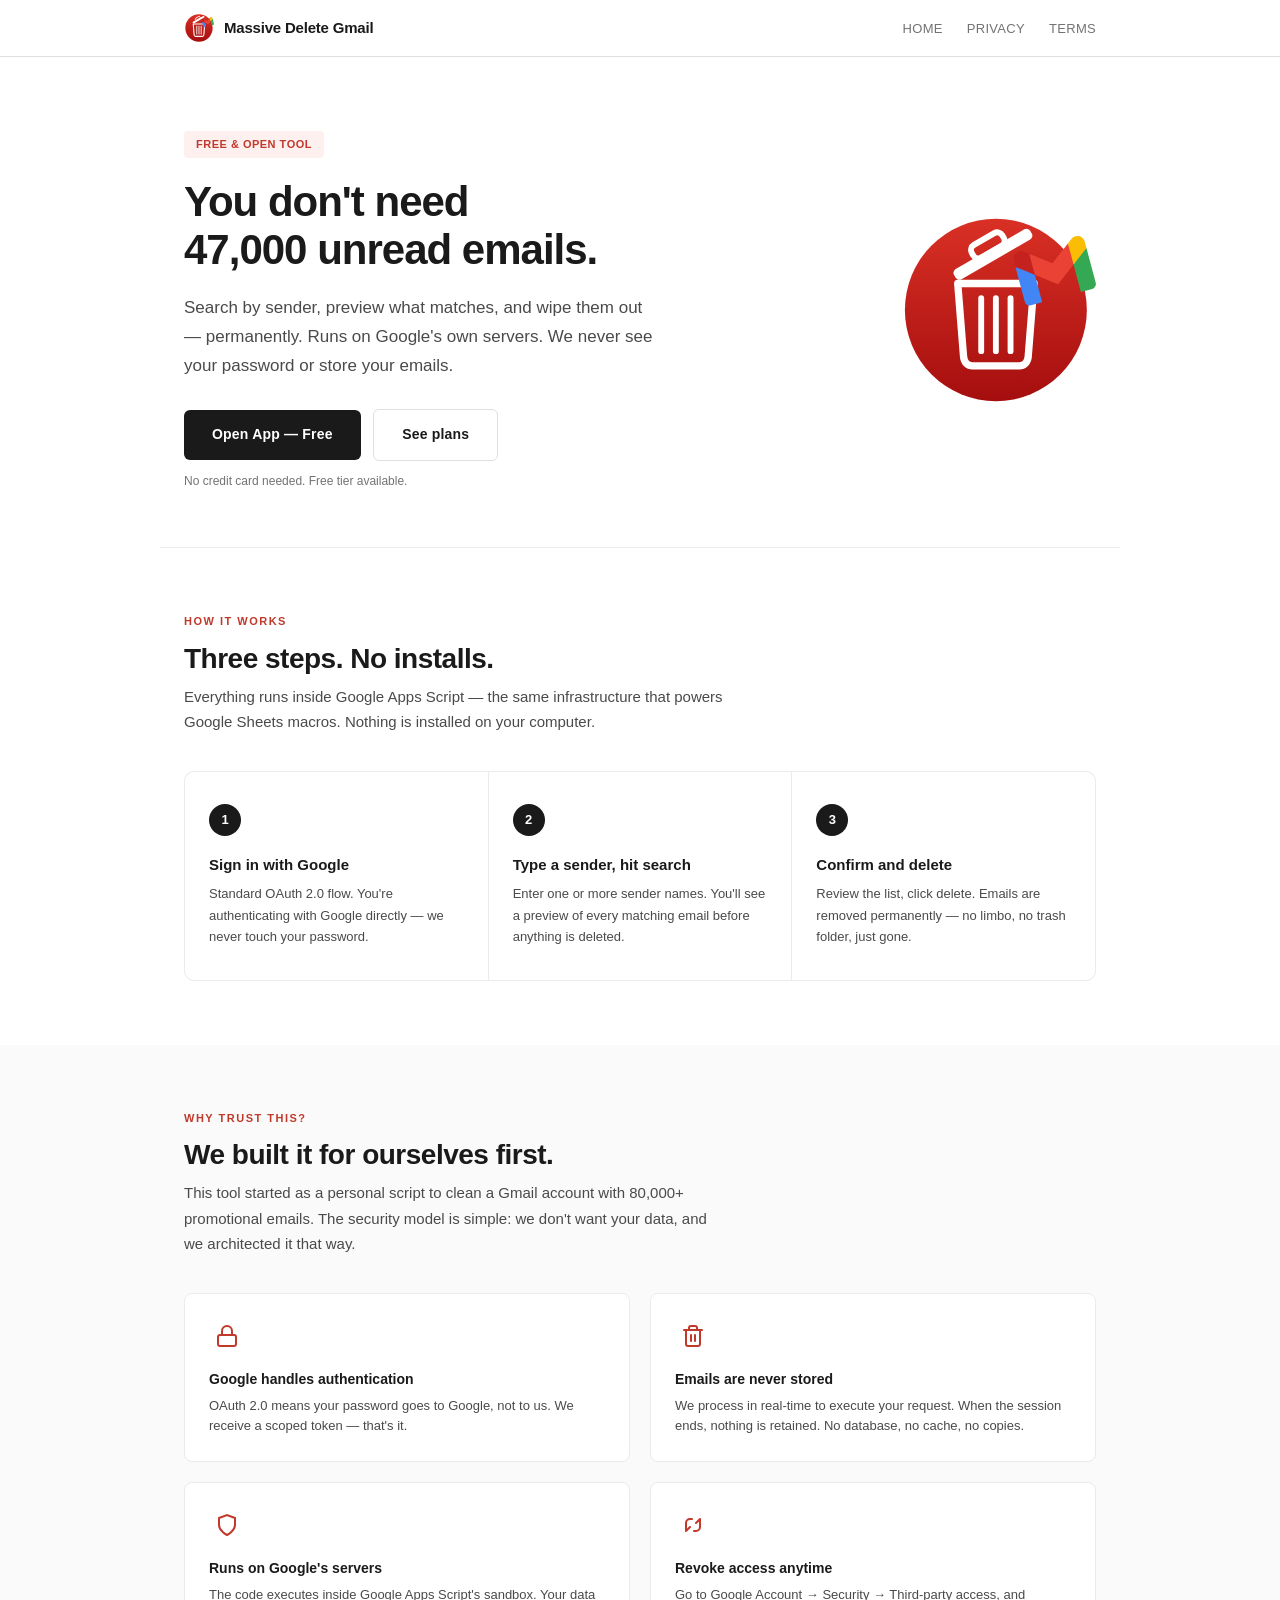
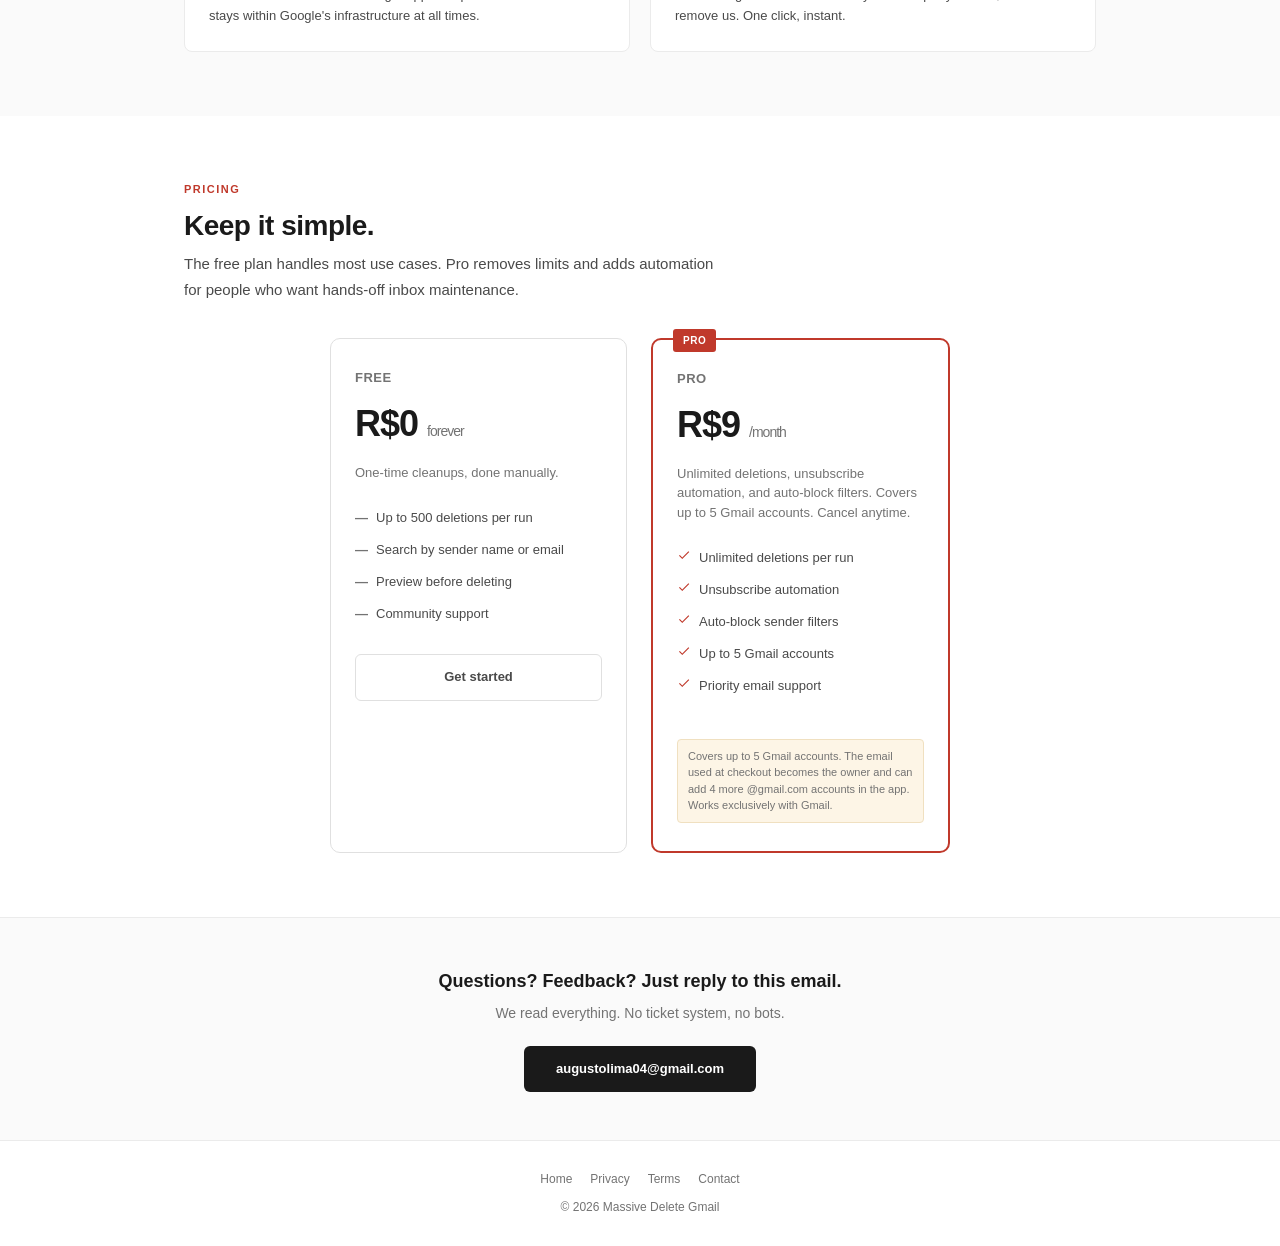
<file: index.html>
<!DOCTYPE html>
<html lang="en">
<head>
  <meta charset="UTF-8">
  <meta name="viewport" content="width=device-width, initial-scale=1.0, maximum-scale=5, viewport-fit=cover">
  <title>Massive Delete Gmail — Bulk Email Cleanup Tool</title>
  <meta name="description" content="Delete thousands of unwanted Gmail emails in seconds. Free, open tool powered by Google Apps Script. No passwords stored.">
  <meta name="robots" content="index, follow">
  <link rel="icon" href="favicon.svg" type="image/svg+xml">
  <link rel="stylesheet" href="styles.css">
  <style>
    /* Mobile fixes for inline components */
    stripe-buy-button { display: block; width: 100%; max-width: 100%; overflow: hidden; }
    @media (max-width: 600px) {
      .plan--accent stripe-buy-button { margin-top: 4px; }
    }
  </style>
  <script async src="https://pagead2.googlesyndication.com/pagead/js/adsbygoogle.js?client=ca-pub-3567117914117424"
     crossorigin="anonymous"></script>
  <script async src="https://js.stripe.com/v3/buy-button.js"></script>
</head>
<body>

<!-- Nav -->
<nav class="nav">
  <div class="nav__inner">
    <a href="index.html" class="nav__brand">
      <img src="logo_official.svg" alt="Logo" width="30" height="30">
      Massive Delete Gmail
    </a>
    <button class="nav__toggle" onclick="document.querySelector('.nav__links').classList.toggle('open')" aria-label="Menu">
      <span></span><span></span><span></span>
    </button>
    <ul class="nav__links">
      <li><a href="index.html" data-i18n="navHome">Home</a></li>
      <li><a href="privacy.html" data-i18n="navPrivacy">Privacy</a></li>
      <li><a href="terms.html" data-i18n="navTerms">Terms</a></li>
    </ul>
  </div>
</nav>

<!-- Hero -->
<section class="hero">
  <div class="hero__content">
    <span class="hero__badge" data-i18n="heroBadge">Free &amp; open tool</span>
    <h1 class="hero__title" data-i18n="heroTitle">You don't need 47,000&nbsp;unread&nbsp;emails.</h1>
    <p class="hero__desc" data-i18n="heroDesc">Search by sender, preview what matches, and wipe them out — permanently. Runs on Google's own servers. We never see your password or store your emails.</p>
    <a href="app/" class="hero__cta" data-i18n="heroCta">Open App — Free</a>
    <a href="#pricing" class="hero__cta hero__cta--alt" data-i18n="heroCtaAlt">See plans</a>
    <small class="hero__note" data-i18n="heroNote">No credit card needed. Free tier available.</small>
  </div>
  <div class="hero__visual">
    <img src="logo_official.svg" alt="Massive Delete Gmail" width="200" height="200">
  </div>
</section>

<hr class="divider">

<!-- How it works -->
<section class="sect" id="how-it-works">
  <p class="sect__label" data-i18n="howLabel">How it works</p>
  <h2 class="sect__heading" data-i18n="howHeading">Three steps. No installs.</h2>
  <p class="sect__sub" data-i18n="howSub">Everything runs inside Google Apps Script — the same infrastructure that powers Google Sheets macros. Nothing is installed on your computer.</p>

  <div class="steps">
    <div class="step">
      <div class="step__num">1</div>
      <h3 class="step__title" data-i18n="step1Title">Sign in with Google</h3>
      <p class="step__text" data-i18n="step1Text">Standard OAuth 2.0 flow. You're authenticating with Google directly — we never touch your password.</p>
    </div>
    <div class="step">
      <div class="step__num">2</div>
      <h3 class="step__title" data-i18n="step2Title">Type a sender, hit search</h3>
      <p class="step__text" data-i18n="step2Text">Enter one or more sender names. You'll see a preview of every matching email before anything is deleted.</p>
    </div>
    <div class="step">
      <div class="step__num">3</div>
      <h3 class="step__title" data-i18n="step3Title">Confirm and delete</h3>
      <p class="step__text" data-i18n="step3Text">Review the list, click delete. Emails are removed permanently — no limbo, no trash folder, just gone.</p>
    </div>
  </div>
</section>

<!-- Trust / Security -->
<div class="sect--tinted">
  <section class="sect" id="security">
    <p class="sect__label" data-i18n="trustLabel">Why trust this?</p>
    <h2 class="sect__heading" data-i18n="trustHeading">We built it for ourselves first.</h2>
    <p class="sect__sub" data-i18n="trustSub">This tool started as a personal script to clean a Gmail account with 80,000+ promotional emails. The security model is simple: we don't want your data, and we architected it that way.</p>

    <div class="trust">
      <div class="trust__item">
        <div class="trust__icon">
          <svg viewBox="0 0 24 24" fill="none" stroke="#c0392b" stroke-width="2" stroke-linecap="round"><rect x="3" y="11" width="18" height="11" rx="2"/><path d="M7 11V7a5 5 0 0110 0v4"/></svg>
        </div>
        <h3 class="trust__title" data-i18n="trust1Title">Google handles authentication</h3>
        <p class="trust__text" data-i18n="trust1Text">OAuth 2.0 means your password goes to Google, not to us. We receive a scoped token — that's it.</p>
      </div>
      <div class="trust__item">
        <div class="trust__icon">
          <svg viewBox="0 0 24 24" fill="none" stroke="#c0392b" stroke-width="2" stroke-linecap="round"><path d="M3 6h18M19 6v14a2 2 0 01-2 2H7a2 2 0 01-2-2V6m3 0V4a2 2 0 012-2h4a2 2 0 012 2v2"/><line x1="10" y1="11" x2="10" y2="17"/><line x1="14" y1="11" x2="14" y2="17"/></svg>
        </div>
        <h3 class="trust__title" data-i18n="trust2Title">Emails are never stored</h3>
        <p class="trust__text" data-i18n="trust2Text">We process in real-time to execute your request. When the session ends, nothing is retained. No database, no cache, no copies.</p>
      </div>
      <div class="trust__item">
        <div class="trust__icon">
          <svg viewBox="0 0 24 24" fill="none" stroke="#c0392b" stroke-width="2" stroke-linecap="round"><path d="M12 22s8-4 8-10V5l-8-3-8 3v7c0 6 8 10 8 10z"/></svg>
        </div>
        <h3 class="trust__title" data-i18n="trust3Title">Runs on Google's servers</h3>
        <p class="trust__text" data-i18n="trust3Text">The code executes inside Google Apps Script's sandbox. Your data stays within Google's infrastructure at all times.</p>
      </div>
      <div class="trust__item">
        <div class="trust__icon">
          <svg viewBox="0 0 24 24" fill="none" stroke="#c0392b" stroke-width="2" stroke-linecap="round"><path d="M9 14l-4 4m0 0l4-4m-4 4V10a4 4 0 014-4h2"/><path d="M15 10l4-4m0 0l-4 4m4-4v8a4 4 0 01-4 4h-2"/></svg>
        </div>
        <h3 class="trust__title" data-i18n="trust4Title">Revoke access anytime</h3>
        <p class="trust__text" data-i18n="trust4Text">Go to Google Account → Security → Third-party access, and remove us. One click, instant.</p>
      </div>
    </div>
  </section>
</div>

<!-- Pricing -->
<section class="sect" id="pricing">
  <p class="sect__label" data-i18n="pricingLabel">Pricing</p>
  <h2 class="sect__heading" data-i18n="pricingHeading">Keep it simple.</h2>
  <p class="sect__sub" data-i18n="pricingSub">The free plan handles most use cases. Pro removes limits and adds automation for people who want hands-off inbox maintenance.</p>

  <div class="pricing">
    <div class="plan">
      <p class="plan__name">Free</p>
      <div class="plan__price">R$0 <span data-i18n="priceFreeSpan">forever</span></div>
      <p class="plan__desc" data-i18n="freeDesc">One-time cleanups, done manually.</p>
      <ul class="plan__list">
        <li data-i18n="freeFeat1">Up to 500 deletions per run</li>
        <li data-i18n="freeFeat2">Search by sender name or email</li>
        <li data-i18n="freeFeat3">Preview before deleting</li>
        <li data-i18n="freeFeat4">Community support</li>
      </ul>
      <a href="app/" class="plan__btn" data-i18n="freeBtn">Get started</a>
    </div>
    <div class="plan plan--accent">
      <span class="plan__tag">Pro</span>
      <p class="plan__name">Pro</p>
      <div class="plan__price">R$9 <span data-i18n="priceProSpan">/month</span></div>
      <p class="plan__desc" data-i18n="proDesc">Unlimited deletions, unsubscribe automation, and auto-block filters. Covers up to 5 Gmail accounts. Cancel anytime.</p>
      <ul class="plan__list">
        <li data-i18n="proFeat1">Unlimited deletions per run</li>
        <li data-i18n="proFeat2">Unsubscribe automation</li>
        <li data-i18n="proFeat3">Auto-block sender filters</li>
        <li data-i18n="proFeat4">Up to 5 Gmail accounts</li>
        <li data-i18n="proFeat5">Priority email support</li>
      </ul>
      <stripe-buy-button
        buy-button-id="buy_btn_1T6GWX2LwvqbmS6eyK4rBzUN"
        publishable-key="pk_live_51Ssv5o2LwvqbmS6e3dOTaiLQ5FJvyRxrVPk2h6oLV9kLl58ZvE0VUT9vdXPkfliX2MygSQkF95ylsnbbOpkUHYNH001HE6k2gi"
      ></stripe-buy-button>
      <p class="plan__note" data-i18n="proEmailNote">Covers up to 5 Gmail accounts. The email used at checkout becomes the owner and can add 4 more @gmail.com accounts in the app. Works exclusively with Gmail.</p>
    </div>
  </div>
</section>

<!-- CTA -->
<section class="cta-band" id="contact">
  <p class="cta-band__text" data-i18n="ctaText">Questions? Feedback? Just reply to this email.</p>
  <p class="cta-band__sub" data-i18n="ctaSub">We read everything. No ticket system, no bots.</p>
  <a href="mailto:augustolima04@gmail.com" class="cta-band__btn">augustolima04@gmail.com</a>
</section>

<!-- Footer -->
<footer class="footer">
  <div class="footer__row">
    <a href="index.html" data-i18n="navHome">Home</a>
    <a href="privacy.html" data-i18n="navPrivacy">Privacy</a>
    <a href="terms.html" data-i18n="navTerms">Terms</a>
    <a href="mailto:augustolima04@gmail.com" data-i18n="navContact">Contact</a>
  </div>
  <p>&copy; 2026 Massive Delete Gmail</p>
</footer>

<script>
(function() {
  var lang = (navigator.language || 'en').toLowerCase();
  var L = lang.startsWith('pt') ? 'pt' : lang.startsWith('es') ? 'es' : 'en';

  var T = {
    pt: {
      navHome: 'Início', navPrivacy: 'Privacidade', navTerms: 'Termos', navContact: 'Contato',
      heroBadge: 'Ferramenta gratuita e aberta',
      heroTitle: 'Você não precisa de 47.000\u00a0e-mails\u00a0não\u00a0lidos.',
      heroDesc: 'Pesquise por remetente, veja o que combina e apague tudo — permanentemente. Roda nos servidores do Google. Nunca vemos sua senha ou armazenamos seus e-mails.',
      heroCta: 'Abrir App — Grátis',
      heroCtaAlt: 'Ver planos',
      heroNote: 'Sem cartão de crédito. Plano gratuito disponível.',
      howLabel: 'Como funciona',
      howHeading: 'Três passos. Sem instalação.',
      howSub: 'Tudo roda dentro do Google Apps Script — a mesma infraestrutura que alimenta as macros do Google Sheets. Nada é instalado no seu computador.',
      step1Title: 'Faça login com o Google',
      step1Text: 'Fluxo padrão OAuth 2.0. Você se autentica diretamente com o Google — nós nunca tocamos na sua senha.',
      step2Title: 'Digite um remetente e pesquise',
      step2Text: 'Insira um ou mais nomes de remetentes. Você verá uma prévia de cada e-mail correspondente antes de qualquer exclusão.',
      step3Title: 'Confirme e exclua',
      step3Text: 'Revise a lista, clique em excluir. Os e-mails são removidos permanentemente — sem lixeira, sem limbo, apenas eliminados.',
      trustLabel: 'Por que confiar?',
      trustHeading: 'Construímos para nós mesmos primeiro.',
      trustSub: 'Essa ferramenta começou como um script pessoal para limpar uma conta Gmail com mais de 80.000 e-mails promocionais. O modelo de segurança é simples: não queremos seus dados, e projetamos assim.',
      trust1Title: 'Google cuida da autenticação',
      trust1Text: 'OAuth 2.0 significa que sua senha vai para o Google, não para nós. Recebemos apenas um token com escopo limitado.',
      trust2Title: 'E-mails nunca são armazenados',
      trust2Text: 'Processamos em tempo real para executar sua solicitação. Quando a sessão termina, nada é retido. Sem banco de dados, sem cache, sem cópias.',
      trust3Title: 'Roda nos servidores do Google',
      trust3Text: 'O código executa dentro do sandbox do Google Apps Script. Seus dados permanecem dentro da infraestrutura do Google o tempo todo.',
      trust4Title: 'Revogue o acesso a qualquer momento',
      trust4Text: 'Vá em Conta Google → Segurança → Acesso de terceiros e nos remova. Um clique, instantâneo.',
      pricingLabel: 'Preços',
      pricingHeading: 'Simples assim.',
      pricingSub: 'O plano gratuito resolve a maioria dos casos. O Pro remove limites e adiciona automação para quem quer uma caixa de entrada sempre limpa.',
      priceFreeSpan: 'para sempre',
      freeDesc: 'Limpezas pontuais, feitas manualmente.',
      freeFeat1: 'Até 500 exclusões por execução',
      freeFeat2: 'Busca por nome ou e-mail do remetente',
      freeFeat3: 'Prévia antes de excluir',
      freeFeat4: 'Suporte da comunidade',
      freeBtn: 'Começar grátis',
      priceProSpan: '/mês',
      proDesc: 'Exclusões ilimitadas, cancelamento automático de inscrições e filtros de bloqueio. Cobre até 5 contas Gmail. Cancele quando quiser.',
      proFeat1: 'Exclusões ilimitadas por execução',
      proFeat2: 'Cancelamento automático de inscrições',
      proFeat3: 'Filtros de bloqueio automático',
      proFeat4: 'Até 5 contas Gmail',
      proFeat5: 'Suporte prioritário por e-mail',
      proBtn: 'Assinar Pro',
      proEmailNote: 'Cobre até 5 contas Gmail. O e-mail usado na compra será o titular e poderá adicionar mais 4 contas @gmail.com no app. Funciona exclusivamente com Gmail.',
      ctaText: 'Dúvidas? Feedback? Basta responder este e-mail.',
      ctaSub: 'Lemos tudo. Sem sistema de tickets, sem robôs.',
    },
    es: {
      navHome: 'Inicio', navPrivacy: 'Privacidad', navTerms: 'Términos', navContact: 'Contacto',
      heroBadge: 'Herramienta gratuita y abierta',
      heroTitle: 'No necesitas 47.000\u00a0correos\u00a0sin\u00a0leer.',
      heroDesc: 'Busca por remitente, previsualiza lo que coincide y elimínalos — permanentemente. Funciona en los servidores de Google. Nunca vemos tu contraseña ni almacenamos tus correos.',
      heroCta: 'Abrir App — Gratis',
      heroCtaAlt: 'Ver planes',
      heroNote: 'Sin tarjeta de crédito. Plan gratuito disponible.',
      howLabel: 'Cómo funciona',
      howHeading: 'Tres pasos. Sin instalaciones.',
      howSub: 'Todo funciona dentro de Google Apps Script — la misma infraestructura que impulsa las macros de Google Sheets. No se instala nada en tu computadora.',
      step1Title: 'Inicia sesión con Google',
      step1Text: 'Flujo estándar OAuth 2.0. Te autentificas directamente con Google — nunca tocamos tu contraseña.',
      step2Title: 'Escribe un remitente y busca',
      step2Text: 'Ingresa uno o más nombres de remitentes. Verás una vista previa de cada correo coincidente antes de que se elimine algo.',
      step3Title: 'Confirma y elimina',
      step3Text: 'Revisa la lista, haz clic en eliminar. Los correos se eliminan permanentemente — sin papelera, sin limbo, simplemente desaparecen.',
      trustLabel: '¿Por qué confiar?',
      trustHeading: 'Lo construimos para nosotros primero.',
      trustSub: 'Esta herramienta comenzó como un script personal para limpiar una cuenta de Gmail con más de 80.000 correos promocionales. El modelo de seguridad es simple: no queremos tus datos, y lo diseñamos así.',
      trust1Title: 'Google maneja la autenticación',
      trust1Text: 'OAuth 2.0 significa que tu contraseña va a Google, no a nosotros. Recibimos solo un token con alcance limitado.',
      trust2Title: 'Los correos nunca se almacenan',
      trust2Text: 'Procesamos en tiempo real para ejecutar tu solicitud. Cuando la sesión termina, nada se retiene. Sin base de datos, sin caché, sin copias.',
      trust3Title: 'Funciona en los servidores de Google',
      trust3Text: 'El código se ejecuta dentro del sandbox de Google Apps Script. Tus datos permanecen dentro de la infraestructura de Google todo el tiempo.',
      trust4Title: 'Revoca el acceso en cualquier momento',
      trust4Text: 'Ve a Cuenta de Google → Seguridad → Acceso de terceros y elimínanos. Un clic, instantáneo.',
      pricingLabel: 'Precios',
      pricingHeading: 'Así de simple.',
      pricingSub: 'El plan gratuito resuelve la mayoría de los casos. Pro elimina límites y agrega automatización para quienes quieren una bandeja siempre limpia.',
      priceFreeSpan: 'para siempre',
      freeDesc: 'Limpiezas puntuales, hechas manualmente.',
      freeFeat1: 'Hasta 500 eliminaciones por ejecución',
      freeFeat2: 'Búsqueda por nombre o correo del remitente',
      freeFeat3: 'Vista previa antes de eliminar',
      freeFeat4: 'Soporte de la comunidad',
      freeBtn: 'Empezar gratis',
      priceProSpan: '/mes',
      proDesc: 'Eliminaciones ilimitadas, cancelación automática de suscripciones y filtros de bloqueo. Cubre hasta 5 cuentas Gmail. Cancela cuando quieras.',
      proFeat1: 'Eliminaciones ilimitadas por ejecución',
      proFeat2: 'Cancelación automática de suscripciones',
      proFeat3: 'Filtros de bloqueo automático',
      proFeat4: 'Hasta 5 cuentas Gmail',
      proFeat5: 'Soporte prioritario por correo',
      proBtn: 'Suscribirse a Pro',
      proEmailNote: 'Cubre hasta 5 cuentas Gmail. El correo usado en la compra será el titular y podrá agregar hasta 4 cuentas @gmail.com más en la app. Funciona exclusivamente con Gmail.',
      ctaText: '¿Preguntas? ¿Comentarios? Solo responde a este correo.',
      ctaSub: 'Leemos todo. Sin sistema de tickets, sin bots.',
    }
  };

  if (L === 'en') return;
  var dict = T[L];
  if (!dict) return;

  // Update page title & meta description
  if (L === 'pt') {
    document.title = 'Massive Delete Gmail — Limpeza de E-mails em Massa';
    document.querySelector('meta[name="description"]').content = 'Exclua milhares de e-mails indesejados do Gmail em segundos. Ferramenta gratuita e aberta. Sem senhas armazenadas.';
  } else {
    document.title = 'Massive Delete Gmail — Herramienta de Limpieza Masiva de Correos';
    document.querySelector('meta[name="description"]').content = 'Elimina miles de correos no deseados de Gmail en segundos. Herramienta gratuita y abierta. Sin contraseñas almacenadas.';
  }

  document.documentElement.lang = L === 'pt' ? 'pt-BR' : 'es';

  document.querySelectorAll('[data-i18n]').forEach(function(el) {
    var key = el.getAttribute('data-i18n');
    if (dict[key]) el.textContent = dict[key];
  });
})();
</script>

</body>
</html>
</file>
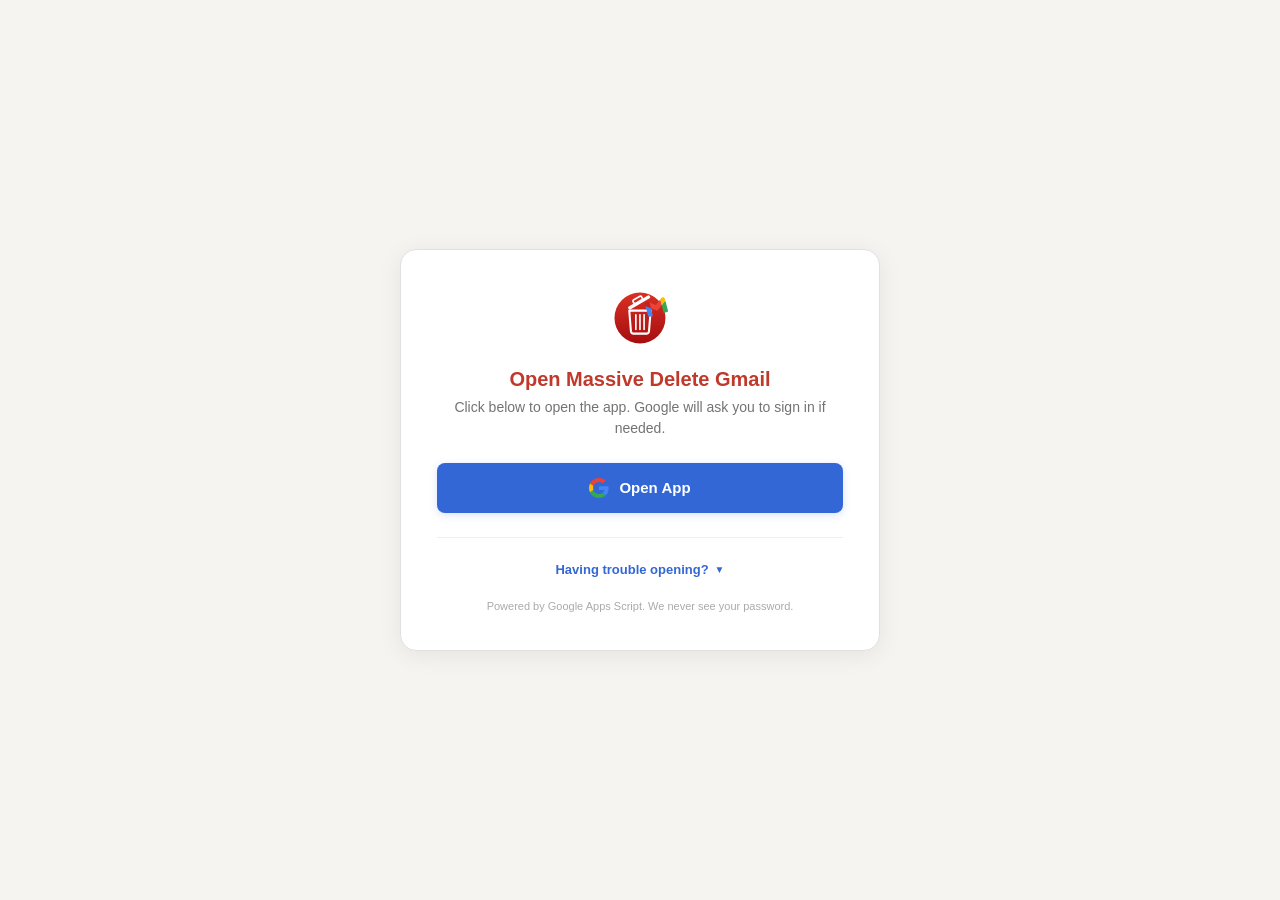
<file: app/index.html>
<!DOCTYPE html>
<html lang="en">
<head>
  <meta charset="UTF-8">
  <meta name="viewport" content="width=device-width, initial-scale=1.0, maximum-scale=5, viewport-fit=cover">
  <title>Massive Delete Gmail — Open App</title>
  <link rel="icon" href="../favicon.svg" type="image/svg+xml">
  <style>
    *, *::before, *::after { box-sizing: border-box; margin: 0; padding: 0; }
    body {
      font-family: -apple-system, BlinkMacSystemFont, 'Segoe UI', Roboto, sans-serif;
      background: #f5f4f1; color: #1a1a1a;
      display: flex; align-items: center; justify-content: center;
      min-height: 100vh; padding: 24px;
    }
    .card {
      background: #fff; border: 1px solid #e0e0e0; border-radius: 16px;
      padding: 40px 36px 36px; max-width: 480px; width: 100%;
      text-align: center; box-shadow: 0 4px 24px rgba(0,0,0,0.07);
    }
    .logo { width: 56px; height: 56px; margin-bottom: 18px; }
    h1 { font-size: 20px; font-weight: 800; color: #c0392b; margin-bottom: 6px; }
    .subtitle { font-size: 14px; color: #737373; line-height: 1.5; margin-bottom: 24px; }

    /* ── Primary button ── */
    .btn-primary {
      display: flex; align-items: center; justify-content: center; gap: 10px;
      width: 100%; padding: 15px 24px;
      background: #3367d6; color: #fff; font-size: 15px; font-weight: 700;
      border: none; border-radius: 8px; cursor: pointer; text-decoration: none;
      transition: background 0.15s, box-shadow 0.15s;
      box-shadow: 0 2px 8px rgba(51,103,214,0.18);
    }
    .btn-primary:hover { background: #2a56b8; box-shadow: 0 4px 16px rgba(51,103,214,0.25); }
    .btn-primary svg { flex-shrink: 0; }

    /* ── Help section ── */
    .help { margin-top: 24px; border-top: 1px solid #eee; padding-top: 18px; }
    .help-toggle {
      display: inline-flex; align-items: center; gap: 6px;
      background: none; border: none; color: #3367d6;
      font-size: 13px; font-weight: 600; cursor: pointer;
      padding: 6px 12px; border-radius: 6px; transition: background 0.15s;
    }
    .help-toggle:hover { background: #f0f4ff; }
    .help-toggle .arrow { transition: transform 0.2s; font-size: 10px; }
    .help-toggle.open .arrow { transform: rotate(180deg); }
    .help-body { display: none; margin-top: 16px; text-align: left; }
    .help-body.open { display: block; }
    .help-body p { font-size: 13px; color: #555; line-height: 1.6; margin-bottom: 14px; }

    /* ── Steps ── */
    .steps { list-style: none; margin: 0 0 16px; padding: 0; }
    .steps li {
      display: flex; align-items: flex-start; gap: 12px;
      padding: 10px 0; font-size: 13px; color: #444; line-height: 1.5;
    }
    .steps li + li { border-top: 1px solid #f0f0f0; }
    .step-num {
      flex-shrink: 0; width: 26px; height: 26px; border-radius: 50%;
      background: #3367d6; color: #fff; font-size: 13px; font-weight: 700;
      display: flex; align-items: center; justify-content: center;
    }
    .steps kbd {
      display: inline-block; padding: 2px 6px; font-size: 11px;
      background: #f3f3f3; border: 1px solid #d0d0d0; border-radius: 4px;
      font-family: inherit; font-weight: 600; white-space: nowrap;
    }

    /* ── Copy row ── */
    .copy-row { display: flex; gap: 8px; margin-bottom: 16px; align-items: center; }
    .copy-input {
      flex: 1; padding: 10px 12px; font-size: 11px; font-family: monospace;
      border: 1px solid #ddd; border-radius: 6px; background: #f9f9f9;
      color: #333; overflow: hidden; text-overflow: ellipsis;
    }
    .copy-btn {
      padding: 10px 16px; font-size: 13px; font-weight: 600;
      background: #3367d6; color: #fff; border: none; border-radius: 6px;
      cursor: pointer; transition: background .15s; white-space: nowrap;
    }
    .copy-btn:hover { background: #2a56b8; }
    .copy-btn.copied { background: #137333; }

    .note { font-size: 11px; color: #aaa; margin-top: 16px; line-height: 1.4; }

    /* ── Mobile responsive ── */
    @media (max-width: 600px) {
      body { padding: 16px; }
      .card {
        padding: 28px 20px 24px;
        border-radius: 12px;
        box-shadow: 0 2px 12px rgba(0,0,0,0.06);
      }
      h1 { font-size: 18px; }
      .subtitle { font-size: 14px; margin-bottom: 20px; }
      .btn-primary {
        padding: 16px 20px;
        font-size: 16px;
        min-height: 52px;
        border-radius: 10px;
      }
      .help-toggle {
        font-size: 14px;
        padding: 10px 14px;
        min-height: 44px;
      }
      .help-body p { font-size: 14px; }
      .steps li { font-size: 14px; padding: 12px 0; }
      .step-num { width: 28px; height: 28px; font-size: 13px; }
      .copy-row { flex-direction: column; gap: 8px; }
      .copy-input {
        font-size: 12px;
        padding: 12px;
        min-height: 44px;
        text-overflow: ellipsis;
      }
      .copy-btn {
        padding: 12px 18px;
        font-size: 14px;
        min-height: 44px;
        width: 100%;
      }
      .note { font-size: 12px; }
    }

    @media (max-width: 380px) {
      body { padding: 12px; }
      .card { padding: 22px 16px 20px; }
      h1 { font-size: 17px; }
      .btn-primary { font-size: 15px; }
    }

    /* Prevent iOS zoom on input focus */
    @media (max-width: 768px) {
      input, textarea, select, button { font-size: 16px; }
    }
  </style>
</head>
<body>
  <div class="card">
    <img class="logo" src="../logo_official.svg" alt="Massive Delete Gmail">
    <h1 id="title">Open Massive Delete Gmail</h1>
    <p class="subtitle" id="subtitle">Click below to open the app. Google will ask you to sign in if needed.</p>

    <a class="btn-primary" id="btnOpen" href="#">
      <svg width="20" height="20" viewBox="0 0 48 48" aria-hidden="true">
        <path fill="#EA4335" d="M24 9.5c3.54 0 6.71 1.22 9.21 3.6l6.85-6.85C35.9 2.38 30.47 0 24 0 14.62 0 6.51 5.38 2.56 13.22l7.98 6.19C12.43 13.72 17.74 9.5 24 9.5z"/>
        <path fill="#4285F4" d="M46.98 24.55c0-1.57-.15-3.09-.38-4.55H24v9.02h12.94c-.58 2.96-2.26 5.48-4.78 7.18l7.73 6c4.51-4.18 7.09-10.36 7.09-17.65z"/>
        <path fill="#FBBC05" d="M10.53 28.59c-.48-1.45-.76-2.99-.76-4.59s.27-3.14.76-4.59l-7.98-6.19C.92 16.46 0 20.12 0 24c0 3.88.92 7.54 2.56 10.78l7.97-6.19z"/>
        <path fill="#34A853" d="M24 48c6.48 0 11.93-2.13 15.89-5.81l-7.73-6c-2.15 1.45-4.92 2.3-8.16 2.3-6.26 0-11.57-4.22-13.47-9.91l-7.98 6.19C6.51 42.62 14.62 48 24 48z"/>
      </svg>
      <span id="btnOpenText">Open App</span>
    </a>

    <!-- ── Help section ── -->
    <div class="help">
      <button class="help-toggle" id="helpToggle" onclick="toggleHelp()">
        <span id="helpLabel">Having trouble opening?</span>
        <span class="arrow">&#x25BC;</span>
      </button>
      <div class="help-body" id="helpBody">
        <p id="helpDesc">If you have multiple Google accounts and the button above shows an error, follow these steps:</p>

        <div class="copy-row">
          <input type="text" class="copy-input" id="copyInput" readonly>
          <button class="copy-btn" id="copyBtn" onclick="doCopy()"><span id="copyBtnText">Copy link</span></button>
        </div>

        <ol class="steps" id="stepsList"></ol>

        <p id="helpNote" style="font-size:12px;color:#888;text-align:center;margin:0;"></p>
      </div>
    </div>

    <p class="note" id="noteText">Powered by Google Apps Script. We never see your password.</p>
  </div>

  <script>
    /* ═══════════════════════════════════════════════════
       CONFIG — Direct link to Apps Script web app.
       Google handles auth/account selection natively.
       ═══════════════════════════════════════════════════ */
    var DEPLOY_ID = 'AKfycbyVQc93W-yMTAvOW-GhNwmMjtMuxGLW-jB4GFRlDBu3tq8GB2rqXWtCTTYhcEXatdTl8w';
    var APP_URL   = 'https://script.google.com/macros/s/' + DEPLOY_ID + '/exec';

    document.getElementById('btnOpen').href = APP_URL;
    document.getElementById('copyInput').value = APP_URL;

    /* ═══════════════════════════════════════════════════
       HELPERS
       ═══════════════════════════════════════════════════ */
    function toggleHelp() {
      document.getElementById('helpToggle').classList.toggle('open');
      document.getElementById('helpBody').classList.toggle('open');
    }

    function doCopy() {
      var inp = document.getElementById('copyInput');
      inp.select();
      navigator.clipboard.writeText(inp.value).then(function() {
        var b = document.getElementById('copyBtn');
        b.classList.add('copied');
        document.getElementById('copyBtnText').textContent = '\u2713 ' + (t.copied || 'Copied!');
        setTimeout(function() {
          b.classList.remove('copied');
          document.getElementById('copyBtnText').textContent = t.copyBtn || 'Copy link';
        }, 2500);
      });
    }

    /* ═══════════════════════════════════════════════════
       i18n
       ═══════════════════════════════════════════════════ */
    var isMac = /Mac|iPhone|iPad/.test(navigator.platform || '');
    var shortcut = isMac ? 'Cmd+Shift+N' : 'Ctrl+Shift+N';

    var lang = (navigator.language || '').slice(0, 2);
    var i18n = {
      pt: {
        title: 'Abrir Massive Delete Gmail',
        subtitle: 'Clique abaixo para abrir o app. O Google pedir\u00e1 login se necess\u00e1rio.',
        btnOpen: 'Abrir App',
        helpLabel: 'Erro ao abrir? Veja como resolver',
        helpDesc: 'Se voc\u00ea usa v\u00e1rias contas Google e o bot\u00e3o acima d\u00e1 erro, siga estes passos:',
        steps: [
          'Clique em <strong>\u201cCopiar link\u201d</strong> acima.',
          'Abra uma <strong>janela an\u00f4nima</strong> no navegador (<kbd>' + shortcut + '</kbd>).',
          'Cole o link na barra de endere\u00e7os e pressione Enter.',
          'Fa\u00e7a login com a conta Gmail desejada \u2014 <strong>suas outras contas n\u00e3o ser\u00e3o desconectadas</strong>.'
        ],
        helpNote: 'Funciona sempre, independente de quantas contas voc\u00ea tem.',
        note: 'Powered by Google Apps Script. Nunca vemos sua senha.',
        copyBtn: 'Copiar link', copied: 'Copiado!'
      },
      en: {
        title: 'Open Massive Delete Gmail',
        subtitle: 'Click below to open the app. Google will ask you to sign in if needed.',
        btnOpen: 'Open App',
        helpLabel: 'Having trouble opening?',
        helpDesc: 'If you have multiple Google accounts and the button above shows an error, follow these steps:',
        steps: [
          'Click <strong>\u201cCopy link\u201d</strong> above.',
          'Open an <strong>incognito window</strong> in your browser (<kbd>' + shortcut + '</kbd>).',
          'Paste the link in the address bar and press Enter.',
          'Sign in with your desired Gmail account \u2014 <strong>your other accounts won\u2019t be signed out</strong>.'
        ],
        helpNote: 'This always works, regardless of how many accounts you have.',
        note: 'Powered by Google Apps Script. We never see your password.',
        copyBtn: 'Copy link', copied: 'Copied!'
      },
      es: {
        title: 'Abrir Massive Delete Gmail',
        subtitle: 'Haga clic para abrir la app. Google le pedir\u00e1 iniciar sesi\u00f3n si es necesario.',
        btnOpen: 'Abrir App',
        helpLabel: '\u00bfError al abrir? Vea c\u00f3mo resolverlo',
        helpDesc: 'Si usa varias cuentas de Google y el bot\u00f3n de arriba da error, siga estos pasos:',
        steps: [
          'Haga clic en <strong>\u201cCopiar enlace\u201d</strong> arriba.',
          'Abra una <strong>ventana de inc\u00f3gnito</strong> en su navegador (<kbd>' + shortcut + '</kbd>).',
          'Pegue el enlace en la barra de direcciones y presione Enter.',
          'Inicie sesi\u00f3n con la cuenta Gmail deseada \u2014 <strong>sus otras cuentas no se desconectar\u00e1n</strong>.'
        ],
        helpNote: 'Siempre funciona, sin importar cu\u00e1ntas cuentas tenga.',
        note: 'Powered by Google Apps Script. Nunca vemos su contrase\u00f1a.',
        copyBtn: 'Copiar enlace', copied: '\u00a1Copiado!'
      }
    };

    var t = i18n[lang] || i18n['en'];
    document.getElementById('title').textContent = t.title;
    document.getElementById('subtitle').textContent = t.subtitle;
    document.getElementById('btnOpenText').textContent = t.btnOpen;
    document.getElementById('helpLabel').textContent = t.helpLabel;
    document.getElementById('helpDesc').textContent = t.helpDesc;
    document.getElementById('helpNote').textContent = t.helpNote;
    document.getElementById('noteText').textContent = t.note;
    document.getElementById('copyBtnText').textContent = t.copyBtn;

    /* Build steps */
    var ol = document.getElementById('stepsList');
    t.steps.forEach(function(text, i) {
      var li = document.createElement('li');
      li.innerHTML = '<span class="step-num">' + (i + 1) + '</span><span>' + text + '</span>';
      ol.appendChild(li);
    });
  </script>
</body>
</html>
</file>
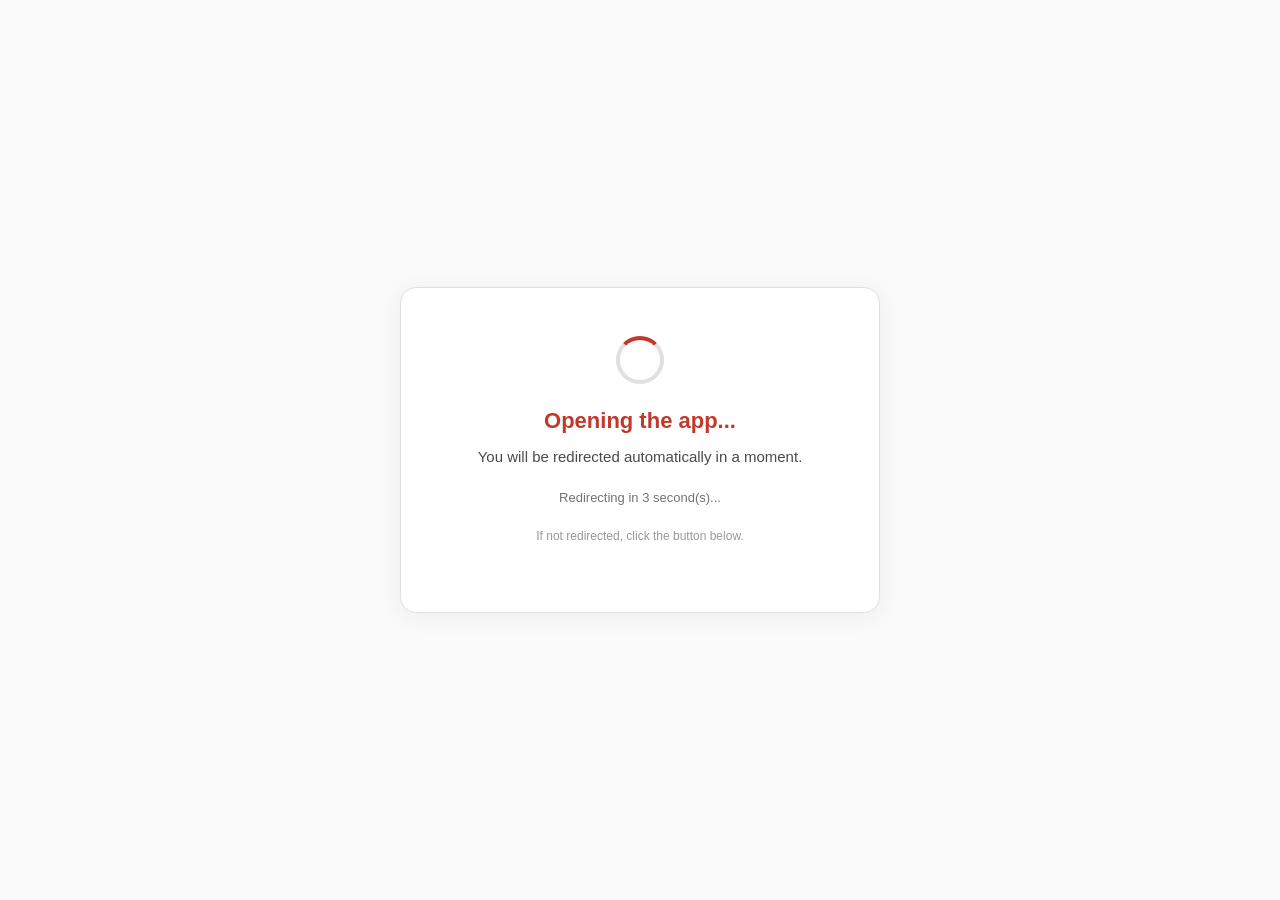
<file: launch.html>
<!DOCTYPE html>
<html lang="en">
<head>
  <meta charset="UTF-8">
  <meta name="viewport" content="width=device-width, initial-scale=1.0, maximum-scale=5, viewport-fit=cover">
  <title>Massive Delete Gmail — Opening...</title>
  <link rel="icon" href="favicon.svg" type="image/svg+xml">
  <style>
    *, *::before, *::after { box-sizing: border-box; margin: 0; padding: 0; }
    body {
      font-family: -apple-system, BlinkMacSystemFont, 'Segoe UI', Roboto, sans-serif;
      background: #fafafa;
      color: #1a1a1a;
      display: flex;
      align-items: center;
      justify-content: center;
      min-height: 100vh;
      padding: 24px;
    }
    .card {
      background: #fff;
      border: 1px solid #e0e0e0;
      border-radius: 16px;
      padding: 48px 40px;
      max-width: 480px;
      width: 100%;
      text-align: center;
      box-shadow: 0 4px 24px rgba(0,0,0,0.06);
    }
    .spinner {
      width: 48px;
      height: 48px;
      border: 4px solid #e0e0e0;
      border-top-color: #c0392b;
      border-radius: 50%;
      animation: spin 0.8s linear infinite;
      margin: 0 auto 24px;
    }
    @keyframes spin { to { transform: rotate(360deg); } }
    h1 {
      font-size: 22px;
      font-weight: 800;
      color: #c0392b;
      margin-bottom: 12px;
    }
    p {
      font-size: 15px;
      color: #4a4a4a;
      line-height: 1.5;
      margin-bottom: 20px;
    }
    .countdown {
      font-size: 13px;
      color: #737373;
    }
    .btn {
      display: inline-block;
      padding: 14px 32px;
      background: #c0392b;
      color: #fff;
      font-size: 15px;
      font-weight: 700;
      border: none;
      border-radius: 8px;
      cursor: pointer;
      text-decoration: none;
      transition: background 0.15s;
      margin-top: 12px;
    }
    .btn:hover { background: #922b21; }
    .note {
      font-size: 12px;
      color: #999;
      margin-top: 16px;
      line-height: 1.4;
    }
    @media (max-width: 600px) {
      body { padding: 16px; }
      .card { padding: 32px 20px; border-radius: 12px; }
      h1 { font-size: 20px; }
      p { font-size: 14px; }
      .btn { padding: 16px 28px; font-size: 16px; min-height: 48px; width: 100%; text-align: center; }
      .note { font-size: 12px; }
    }
    @media (max-width: 380px) {
      body { padding: 12px; }
      .card { padding: 24px 16px; }
      h1 { font-size: 18px; }
    }
  </style>
</head>
<body>
  <div class="card">
    <div class="spinner" id="spinner"></div>
    <h1 id="title">Opening the app...</h1>
    <p id="desc">You will be redirected automatically in a moment.</p>
    <p class="countdown" id="countdown"></p>
    <a class="btn" id="manualBtn" style="display:none;" href="#">Open now</a>
    <p class="note" id="note">If not redirected, click the button below.</p>
  </div>

  <script>
    var SCRIPT_URL = 'https://script.google.com/macros/s/AKfycbyVQc93W-yMTAvOW-GhNwmMjtMuxGLW-jB4GFRlDBu3tq8GB2rqXWtCTTYhcEXatdTl8w/exec';
    var APP_URL = SCRIPT_URL;
    var DELAY = 3; // seconds

    // i18n
    var lang = (navigator.language || '').slice(0,2);
    var i18n = {
      pt: {
        title: 'Abrindo o aplicativo...',
        desc: 'Você será redirecionado automaticamente em instantes.',
        countdown: 'Redirecionando em {n} segundo(s)...',
        btn: 'Abrir agora',
        note: 'Se não for redirecionado, clique no botão abaixo.'
      },
      en: {
        title: 'Opening the app...',
        desc: 'You will be redirected automatically in a moment.',
        countdown: 'Redirecting in {n} second(s)...',
        btn: 'Open now',
        note: 'If not redirected, click the button below.'
      },
      es: {
        title: 'Abriendo la aplicación...',
        desc: 'Será redirigido automáticamente en un momento.',
        countdown: 'Redirigiendo en {n} segundo(s)...',
        btn: 'Abrir ahora',
        note: 'Si no es redirigido, haga clic en el botón de abajo.'
      }
    };

    var t = i18n[lang] || i18n['en'];
    document.getElementById('title').textContent = t.title;
    document.getElementById('desc').textContent = t.desc;
    document.getElementById('note').textContent = t.note;

    // Update html lang and page title
    if (lang === 'pt') {
      document.documentElement.lang = 'pt-BR';
      document.title = 'Massive Delete Gmail — Abrindo...';
    } else if (lang === 'es') {
      document.documentElement.lang = 'es';
      document.title = 'Massive Delete Gmail — Abriendo...';
    }

    var btn = document.getElementById('manualBtn');
    btn.textContent = t.btn;
    btn.href = APP_URL;

    var remaining = DELAY;
    var countdownEl = document.getElementById('countdown');

    function tick() {
      countdownEl.textContent = t.countdown.replace('{n}', remaining);
      if (remaining <= 0) {
        window.location.href = APP_URL;
        // Show manual button as fallback
        setTimeout(function() {
          btn.style.display = 'inline-block';
          document.getElementById('spinner').style.display = 'none';
          countdownEl.textContent = '';
        }, 2000);
        return;
      }
      remaining--;
      setTimeout(tick, 1000);
    }

    // Show manual button after a moment regardless
    setTimeout(function() {
      btn.style.display = 'inline-block';
    }, 1500);

    tick();
  </script>
</body>
</html>
</file>
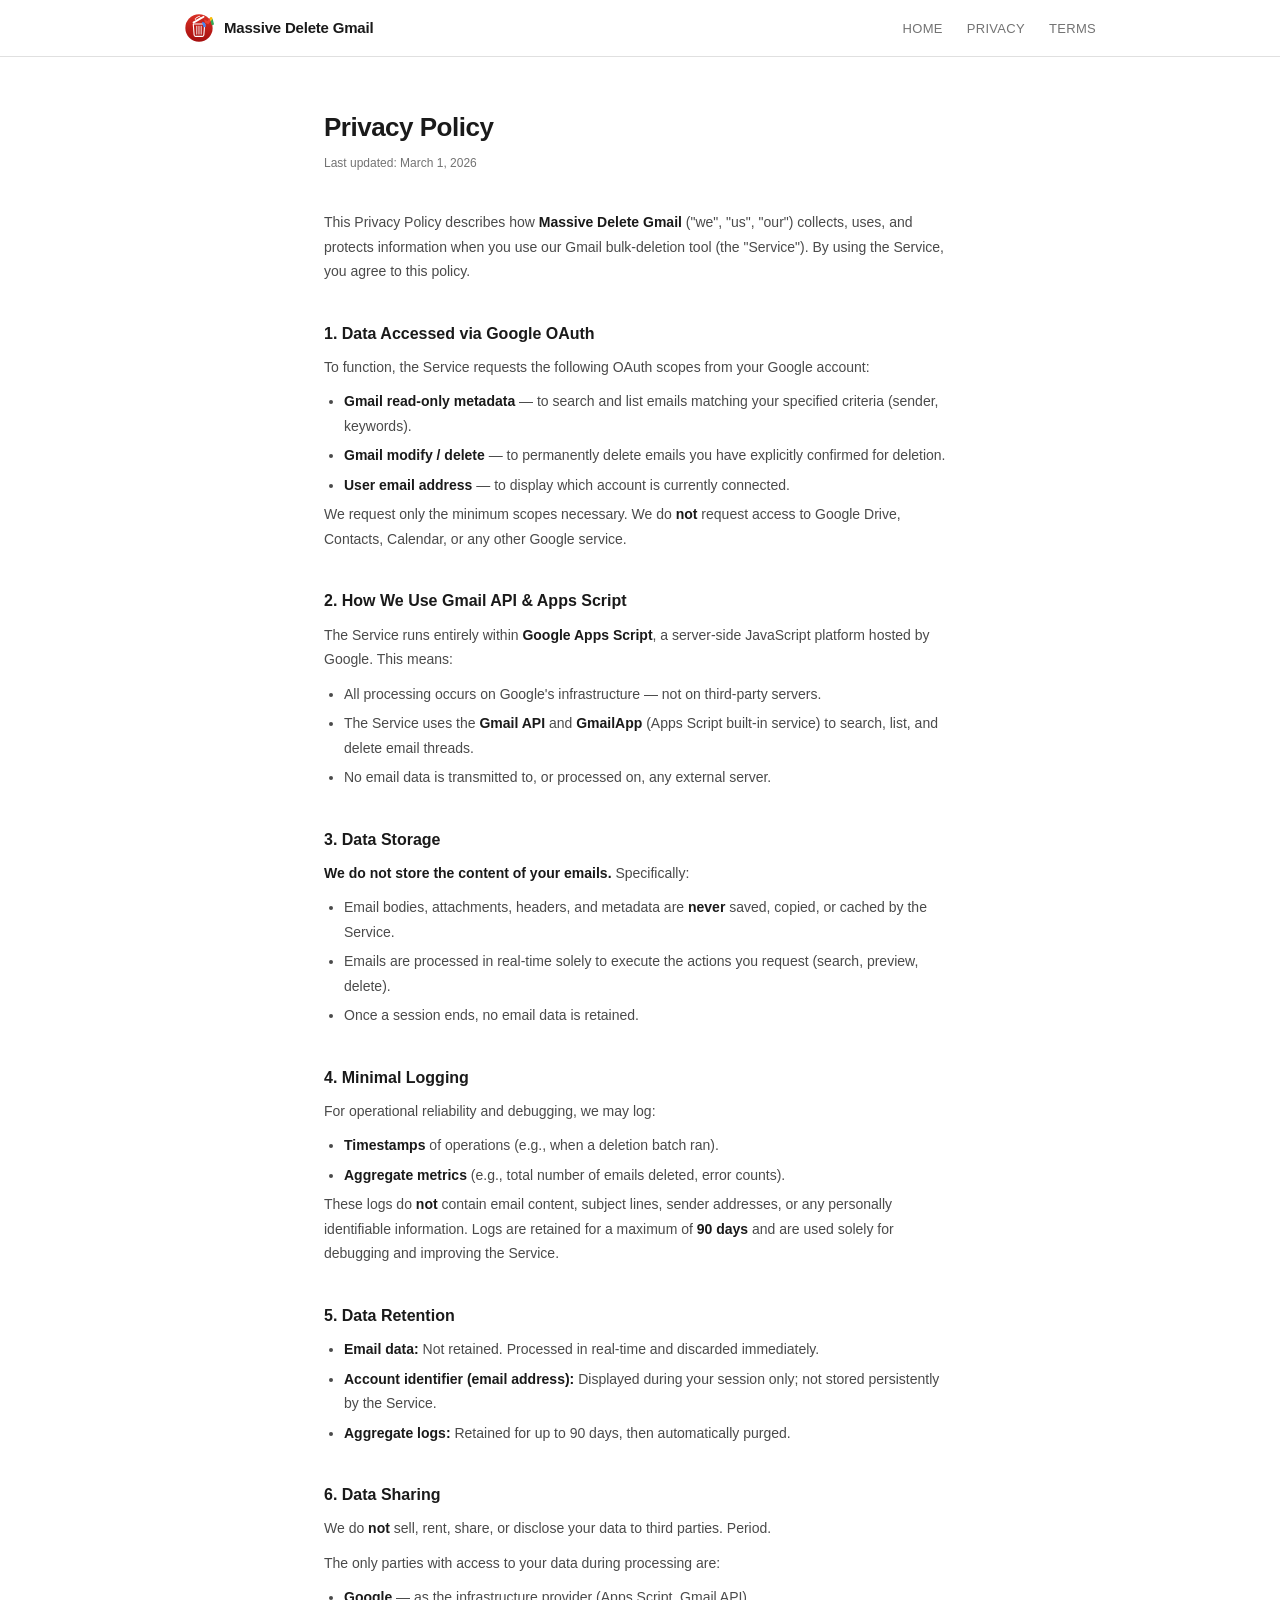
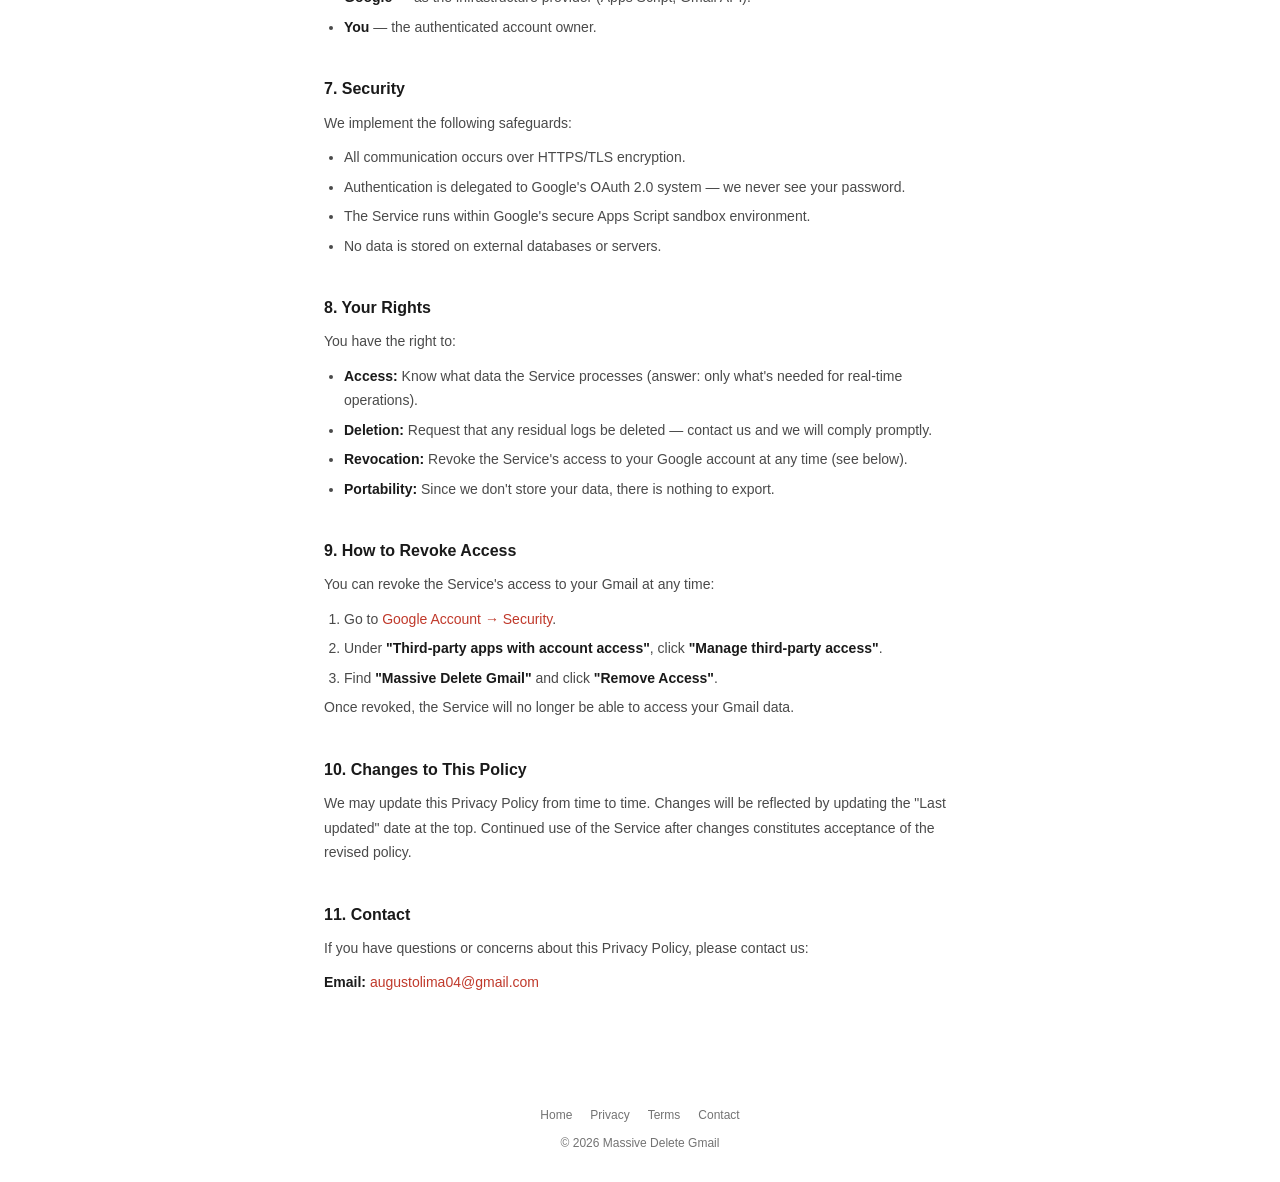
<file: privacy.html>
<!DOCTYPE html>
<html lang="en">
<head>
  <meta charset="UTF-8">
  <meta name="viewport" content="width=device-width, initial-scale=1.0, maximum-scale=5, viewport-fit=cover">
  <title>Privacy Policy — Massive Delete Gmail</title>
  <meta name="description" content="Privacy Policy for Massive Delete Gmail. Learn how we handle your data, what we access via Google OAuth, and how to revoke access.">
  <meta name="robots" content="index, follow">
  <link rel="icon" href="favicon.svg" type="image/svg+xml">
  <link rel="stylesheet" href="styles.css">
  <script async src="https://pagead2.googlesyndication.com/pagead/js/adsbygoogle.js?client=ca-pub-3567117914117424"
     crossorigin="anonymous"></script>
</head>
<body>

<nav class="nav">
  <div class="nav__inner">
    <a href="index.html" class="nav__brand">
      <img src="logo_official.svg" alt="Logo" width="30" height="30">
      Massive Delete Gmail
    </a>
    <button class="nav__toggle" onclick="document.querySelector('.nav__links').classList.toggle('open')" aria-label="Menu">
      <span></span><span></span><span></span>
    </button>
    <ul class="nav__links">
      <li><a href="index.html" data-i18n="navHome">Home</a></li>
      <li><a href="privacy.html" data-i18n="navPrivacy">Privacy</a></li>
      <li><a href="terms.html" data-i18n="navTerms">Terms</a></li>
    </ul>
  </div>
</nav>

<!-- ══ ENGLISH ══ -->
<main class="legal" data-lang="en">
  <h1>Privacy Policy</h1>
  <p class="updated">Last updated: March 1, 2026</p>

  <p>This Privacy Policy describes how <strong>Massive Delete Gmail</strong> ("we", "us", "our") collects, uses, and protects information when you use our Gmail bulk-deletion tool (the "Service"). By using the Service, you agree to this policy.</p>

  <h2>1. Data Accessed via Google OAuth</h2>
  <p>To function, the Service requests the following OAuth scopes from your Google account:</p>
  <ul>
    <li><strong>Gmail read-only metadata</strong> — to search and list emails matching your specified criteria (sender, keywords).</li>
    <li><strong>Gmail modify / delete</strong> — to permanently delete emails you have explicitly confirmed for deletion.</li>
    <li><strong>User email address</strong> — to display which account is currently connected.</li>
  </ul>
  <p>We request only the minimum scopes necessary. We do <strong>not</strong> request access to Google Drive, Contacts, Calendar, or any other Google service.</p>

  <h2>2. How We Use Gmail API &amp; Apps Script</h2>
  <p>The Service runs entirely within <strong>Google Apps Script</strong>, a server-side JavaScript platform hosted by Google. This means:</p>
  <ul>
    <li>All processing occurs on Google's infrastructure — not on third-party servers.</li>
    <li>The Service uses the <strong>Gmail API</strong> and <strong>GmailApp</strong> (Apps Script built-in service) to search, list, and delete email threads.</li>
    <li>No email data is transmitted to, or processed on, any external server.</li>
  </ul>

  <h2>3. Data Storage</h2>
  <p><strong>We do not store the content of your emails.</strong> Specifically:</p>
  <ul>
    <li>Email bodies, attachments, headers, and metadata are <strong>never</strong> saved, copied, or cached by the Service.</li>
    <li>Emails are processed in real-time solely to execute the actions you request (search, preview, delete).</li>
    <li>Once a session ends, no email data is retained.</li>
  </ul>

  <h2>4. Minimal Logging</h2>
  <p>For operational reliability and debugging, we may log:</p>
  <ul>
    <li><strong>Timestamps</strong> of operations (e.g., when a deletion batch ran).</li>
    <li><strong>Aggregate metrics</strong> (e.g., total number of emails deleted, error counts).</li>
  </ul>
  <p>These logs do <strong>not</strong> contain email content, subject lines, sender addresses, or any personally identifiable information. Logs are retained for a maximum of <strong>90 days</strong> and are used solely for debugging and improving the Service.</p>

  <h2>5. Data Retention</h2>
  <ul>
    <li><strong>Email data:</strong> Not retained. Processed in real-time and discarded immediately.</li>
    <li><strong>Account identifier (email address):</strong> Displayed during your session only; not stored persistently by the Service.</li>
    <li><strong>Aggregate logs:</strong> Retained for up to 90 days, then automatically purged.</li>
  </ul>

  <h2>6. Data Sharing</h2>
  <p>We do <strong>not</strong> sell, rent, share, or disclose your data to third parties. Period.</p>
  <p>The only parties with access to your data during processing are:</p>
  <ul>
    <li><strong>Google</strong> — as the infrastructure provider (Apps Script, Gmail API).</li>
    <li><strong>You</strong> — the authenticated account owner.</li>
  </ul>

  <h2>7. Security</h2>
  <p>We implement the following safeguards:</p>
  <ul>
    <li>All communication occurs over HTTPS/TLS encryption.</li>
    <li>Authentication is delegated to Google's OAuth 2.0 system — we never see your password.</li>
    <li>The Service runs within Google's secure Apps Script sandbox environment.</li>
    <li>No data is stored on external databases or servers.</li>
  </ul>

  <h2>8. Your Rights</h2>
  <p>You have the right to:</p>
  <ul>
    <li><strong>Access:</strong> Know what data the Service processes (answer: only what's needed for real-time operations).</li>
    <li><strong>Deletion:</strong> Request that any residual logs be deleted — contact us and we will comply promptly.</li>
    <li><strong>Revocation:</strong> Revoke the Service's access to your Google account at any time (see below).</li>
    <li><strong>Portability:</strong> Since we don't store your data, there is nothing to export.</li>
  </ul>

  <h2>9. How to Revoke Access</h2>
  <p>You can revoke the Service's access to your Gmail at any time:</p>
  <ol>
    <li>Go to <a href="https://myaccount.google.com/security" target="_blank" rel="noopener">Google Account → Security</a>.</li>
    <li>Under <strong>"Third-party apps with account access"</strong>, click <strong>"Manage third-party access"</strong>.</li>
    <li>Find <strong>"Massive Delete Gmail"</strong> and click <strong>"Remove Access"</strong>.</li>
  </ol>
  <p>Once revoked, the Service will no longer be able to access your Gmail data.</p>

  <h2>10. Changes to This Policy</h2>
  <p>We may update this Privacy Policy from time to time. Changes will be reflected by updating the "Last updated" date at the top. Continued use of the Service after changes constitutes acceptance of the revised policy.</p>

  <h2>11. Contact</h2>
  <p>If you have questions or concerns about this Privacy Policy, please contact us:</p>
  <p><strong>Email:</strong> <a href="mailto:augustolima04@gmail.com">augustolima04@gmail.com</a></p>
</main>

<!-- ══ PORTUGUÊS ══ -->
<main class="legal" data-lang="pt" style="display:none">
  <h1>Política de Privacidade</h1>
  <p class="updated">Última atualização: 1 de março de 2026</p>

  <p>Esta Política de Privacidade descreve como o <strong>Massive Delete Gmail</strong> ("nós", "nosso") coleta, utiliza e protege informações quando você usa nossa ferramenta de exclusão em massa de e-mails do Gmail (o "Serviço"). Ao usar o Serviço, você concorda com esta política.</p>

  <h2>1. Dados Acessados via Google OAuth</h2>
  <p>Para funcionar, o Serviço solicita os seguintes escopos OAuth da sua conta Google:</p>
  <ul>
    <li><strong>Metadados do Gmail (somente leitura)</strong> — para pesquisar e listar e-mails que correspondam aos seus critérios (remetente, palavras-chave).</li>
    <li><strong>Modificação / exclusão do Gmail</strong> — para excluir permanentemente e-mails que você confirmou explicitamente para exclusão.</li>
    <li><strong>Endereço de e-mail do usuário</strong> — para exibir qual conta está conectada.</li>
  </ul>
  <p>Solicitamos apenas os escopos mínimos necessários. <strong>Não</strong> solicitamos acesso ao Google Drive, Contatos, Agenda ou qualquer outro serviço Google.</p>

  <h2>2. Como Usamos a Gmail API e o Apps Script</h2>
  <p>O Serviço funciona inteiramente dentro do <strong>Google Apps Script</strong>, uma plataforma JavaScript do lado do servidor hospedada pelo Google. Isso significa:</p>
  <ul>
    <li>Todo o processamento ocorre na infraestrutura do Google — não em servidores de terceiros.</li>
    <li>O Serviço usa a <strong>Gmail API</strong> e o <strong>GmailApp</strong> (serviço nativo do Apps Script) para pesquisar, listar e excluir threads de e-mail.</li>
    <li>Nenhum dado de e-mail é transmitido ou processado em qualquer servidor externo.</li>
  </ul>

  <h2>3. Armazenamento de Dados</h2>
  <p><strong>Não armazenamos o conteúdo dos seus e-mails.</strong> Especificamente:</p>
  <ul>
    <li>Corpos de e-mail, anexos, cabeçalhos e metadados <strong>nunca</strong> são salvos, copiados ou armazenados em cache pelo Serviço.</li>
    <li>E-mails são processados em tempo real exclusivamente para executar as ações que você solicita (pesquisar, pré-visualizar, excluir).</li>
    <li>Quando uma sessão termina, nenhum dado de e-mail é retido.</li>
  </ul>

  <h2>4. Registro Mínimo</h2>
  <p>Para confiabilidade operacional e depuração, podemos registrar:</p>
  <ul>
    <li><strong>Timestamps</strong> de operações (ex.: quando um lote de exclusão foi executado).</li>
    <li><strong>Métricas agregadas</strong> (ex.: número total de e-mails excluídos, contagem de erros).</li>
  </ul>
  <p>Esses registros <strong>não</strong> contêm conteúdo de e-mail, linhas de assunto, endereços de remetentes ou qualquer informação pessoalmente identificável. Os registros são mantidos por no máximo <strong>90 dias</strong> e são usados exclusivamente para depuração e melhoria do Serviço.</p>

  <h2>5. Retenção de Dados</h2>
  <ul>
    <li><strong>Dados de e-mail:</strong> Não retidos. Processados em tempo real e descartados imediatamente.</li>
    <li><strong>Identificador da conta (endereço de e-mail):</strong> Exibido apenas durante sua sessão; não armazenado permanentemente pelo Serviço.</li>
    <li><strong>Registros agregados:</strong> Mantidos por até 90 dias, depois eliminados automaticamente.</li>
  </ul>

  <h2>6. Compartilhamento de Dados</h2>
  <p><strong>Não</strong> vendemos, alugamos, compartilhamos ou divulgamos seus dados a terceiros. Ponto final.</p>
  <p>As únicas partes com acesso aos seus dados durante o processamento são:</p>
  <ul>
    <li><strong>Google</strong> — como provedor de infraestrutura (Apps Script, Gmail API).</li>
    <li><strong>Você</strong> — o proprietário autenticado da conta.</li>
  </ul>

  <h2>7. Segurança</h2>
  <p>Implementamos as seguintes proteções:</p>
  <ul>
    <li>Toda comunicação ocorre sobre criptografia HTTPS/TLS.</li>
    <li>A autenticação é delegada ao sistema OAuth 2.0 do Google — nunca vemos sua senha.</li>
    <li>O Serviço funciona dentro do ambiente sandbox seguro do Google Apps Script.</li>
    <li>Nenhum dado é armazenado em bancos de dados ou servidores externos.</li>
  </ul>

  <h2>8. Seus Direitos</h2>
  <p>Você tem o direito de:</p>
  <ul>
    <li><strong>Acesso:</strong> Saber quais dados o Serviço processa (resposta: apenas o necessário para operações em tempo real).</li>
    <li><strong>Exclusão:</strong> Solicitar que quaisquer registros residuais sejam excluídos — entre em contato conosco e cumpriremos prontamente.</li>
    <li><strong>Revogação:</strong> Revogar o acesso do Serviço à sua conta Google a qualquer momento (veja abaixo).</li>
    <li><strong>Portabilidade:</strong> Como não armazenamos seus dados, não há nada para exportar.</li>
  </ul>

  <h2>9. Como Revogar o Acesso</h2>
  <p>Você pode revogar o acesso do Serviço ao seu Gmail a qualquer momento:</p>
  <ol>
    <li>Acesse <a href="https://myaccount.google.com/security" target="_blank" rel="noopener">Conta Google → Segurança</a>.</li>
    <li>Em <strong>"Apps de terceiros com acesso à conta"</strong>, clique em <strong>"Gerenciar acesso de terceiros"</strong>.</li>
    <li>Encontre <strong>"Massive Delete Gmail"</strong> e clique em <strong>"Remover Acesso"</strong>.</li>
  </ol>
  <p>Uma vez revogado, o Serviço não poderá mais acessar seus dados do Gmail.</p>

  <h2>10. Alterações nesta Política</h2>
  <p>Podemos atualizar esta Política de Privacidade periodicamente. As alterações serão refletidas atualizando a data de "Última atualização" no topo. O uso continuado do Serviço após as alterações constitui aceitação da política revisada.</p>

  <h2>11. Contato</h2>
  <p>Se você tiver perguntas ou preocupações sobre esta Política de Privacidade, entre em contato:</p>
  <p><strong>E-mail:</strong> <a href="mailto:augustolima04@gmail.com">augustolima04@gmail.com</a></p>
</main>

<!-- ══ ESPAÑOL ══ -->
<main class="legal" data-lang="es" style="display:none">
  <h1>Política de Privacidad</h1>
  <p class="updated">Última actualización: 1 de marzo de 2026</p>

  <p>Esta Política de Privacidad describe cómo <strong>Massive Delete Gmail</strong> ("nosotros", "nuestro") recopila, utiliza y protege la información cuando usted usa nuestra herramienta de eliminación masiva de correos de Gmail (el "Servicio"). Al usar el Servicio, usted acepta esta política.</p>

  <h2>1. Datos Accedidos vía Google OAuth</h2>
  <p>Para funcionar, el Servicio solicita los siguientes alcances OAuth de su cuenta de Google:</p>
  <ul>
    <li><strong>Metadatos de Gmail (solo lectura)</strong> — para buscar y listar correos que coincidan con sus criterios (remitente, palabras clave).</li>
    <li><strong>Modificación / eliminación de Gmail</strong> — para eliminar permanentemente correos que usted ha confirmado explícitamente para eliminación.</li>
    <li><strong>Dirección de correo del usuario</strong> — para mostrar qué cuenta está conectada.</li>
  </ul>
  <p>Solicitamos solo los alcances mínimos necesarios. <strong>No</strong> solicitamos acceso a Google Drive, Contactos, Calendario ni ningún otro servicio de Google.</p>

  <h2>2. Cómo Usamos la Gmail API y Apps Script</h2>
  <p>El Servicio funciona completamente dentro de <strong>Google Apps Script</strong>, una plataforma JavaScript del lado del servidor alojada por Google. Esto significa:</p>
  <ul>
    <li>Todo el procesamiento ocurre en la infraestructura de Google — no en servidores de terceros.</li>
    <li>El Servicio usa la <strong>Gmail API</strong> y <strong>GmailApp</strong> (servicio nativo de Apps Script) para buscar, listar y eliminar hilos de correo.</li>
    <li>Ningún dato de correo se transmite a, o se procesa en, ningún servidor externo.</li>
  </ul>

  <h2>3. Almacenamiento de Datos</h2>
  <p><strong>No almacenamos el contenido de sus correos.</strong> Específicamente:</p>
  <ul>
    <li>Cuerpos de correo, archivos adjuntos, encabezados y metadatos <strong>nunca</strong> se guardan, copian o almacenan en caché por el Servicio.</li>
    <li>Los correos se procesan en tiempo real exclusivamente para ejecutar las acciones que usted solicita (buscar, previsualizar, eliminar).</li>
    <li>Cuando una sesión termina, ningún dato de correo se retiene.</li>
  </ul>

  <h2>4. Registro Mínimo</h2>
  <p>Para confiabilidad operativa y depuración, podemos registrar:</p>
  <ul>
    <li><strong>Marcas de tiempo</strong> de operaciones (ej.: cuándo se ejecutó un lote de eliminación).</li>
    <li><strong>Métricas agregadas</strong> (ej.: número total de correos eliminados, conteo de errores).</li>
  </ul>
  <p>Estos registros <strong>no</strong> contienen contenido de correo, líneas de asunto, direcciones de remitentes ni ninguna información personalmente identificable. Los registros se mantienen por un máximo de <strong>90 días</strong> y se usan exclusivamente para depuración y mejora del Servicio.</p>

  <h2>5. Retención de Datos</h2>
  <ul>
    <li><strong>Datos de correo:</strong> No retenidos. Procesados en tiempo real y descartados inmediatamente.</li>
    <li><strong>Identificador de cuenta (dirección de correo):</strong> Mostrado solo durante su sesión; no almacenado permanentemente por el Servicio.</li>
    <li><strong>Registros agregados:</strong> Retenidos por hasta 90 días, luego eliminados automáticamente.</li>
  </ul>

  <h2>6. Compartir Datos</h2>
  <p><strong>No</strong> vendemos, alquilamos, compartimos ni divulgamos sus datos a terceros. Punto.</p>
  <p>Las únicas partes con acceso a sus datos durante el procesamiento son:</p>
  <ul>
    <li><strong>Google</strong> — como proveedor de infraestructura (Apps Script, Gmail API).</li>
    <li><strong>Usted</strong> — el propietario autenticado de la cuenta.</li>
  </ul>

  <h2>7. Seguridad</h2>
  <p>Implementamos las siguientes protecciones:</p>
  <ul>
    <li>Toda la comunicación ocurre sobre encriptación HTTPS/TLS.</li>
    <li>La autenticación se delega al sistema OAuth 2.0 de Google — nunca vemos su contraseña.</li>
    <li>El Servicio funciona dentro del entorno sandbox seguro de Google Apps Script.</li>
    <li>Ningún dato se almacena en bases de datos o servidores externos.</li>
  </ul>

  <h2>8. Sus Derechos</h2>
  <p>Usted tiene derecho a:</p>
  <ul>
    <li><strong>Acceso:</strong> Saber qué datos procesa el Servicio (respuesta: solo lo necesario para operaciones en tiempo real).</li>
    <li><strong>Eliminación:</strong> Solicitar que cualquier registro residual sea eliminado — contáctenos y cumpliremos prontamente.</li>
    <li><strong>Revocación:</strong> Revocar el acceso del Servicio a su cuenta de Google en cualquier momento (ver abajo).</li>
    <li><strong>Portabilidad:</strong> Como no almacenamos sus datos, no hay nada que exportar.</li>
  </ul>

  <h2>9. Cómo Revocar el Acceso</h2>
  <p>Puede revocar el acceso del Servicio a su Gmail en cualquier momento:</p>
  <ol>
    <li>Vaya a <a href="https://myaccount.google.com/security" target="_blank" rel="noopener">Cuenta de Google → Seguridad</a>.</li>
    <li>En <strong>"Apps de terceros con acceso a la cuenta"</strong>, haga clic en <strong>"Administrar acceso de terceros"</strong>.</li>
    <li>Encuentre <strong>"Massive Delete Gmail"</strong> y haga clic en <strong>"Quitar acceso"</strong>.</li>
  </ol>
  <p>Una vez revocado, el Servicio ya no podrá acceder a sus datos de Gmail.</p>

  <h2>10. Cambios en esta Política</h2>
  <p>Podemos actualizar esta Política de Privacidad periódicamente. Los cambios se reflejarán actualizando la fecha de "Última actualización" en la parte superior. El uso continuado del Servicio después de los cambios constituye aceptación de la política revisada.</p>

  <h2>11. Contacto</h2>
  <p>Si tiene preguntas o inquietudes sobre esta Política de Privacidad, contáctenos:</p>
  <p><strong>Correo:</strong> <a href="mailto:augustolima04@gmail.com">augustolima04@gmail.com</a></p>
</main>

<footer class="footer">
  <div class="footer__row">
    <a href="index.html" data-i18n="navHome">Home</a>
    <a href="privacy.html" data-i18n="navPrivacy">Privacy</a>
    <a href="terms.html" data-i18n="navTerms">Terms</a>
    <a href="mailto:augustolima04@gmail.com" data-i18n="navContact">Contact</a>
  </div>
  <p>&copy; 2026 Massive Delete Gmail</p>
</footer>

<script src="i18n-legal.js"></script>
</body>
</html>
</file>
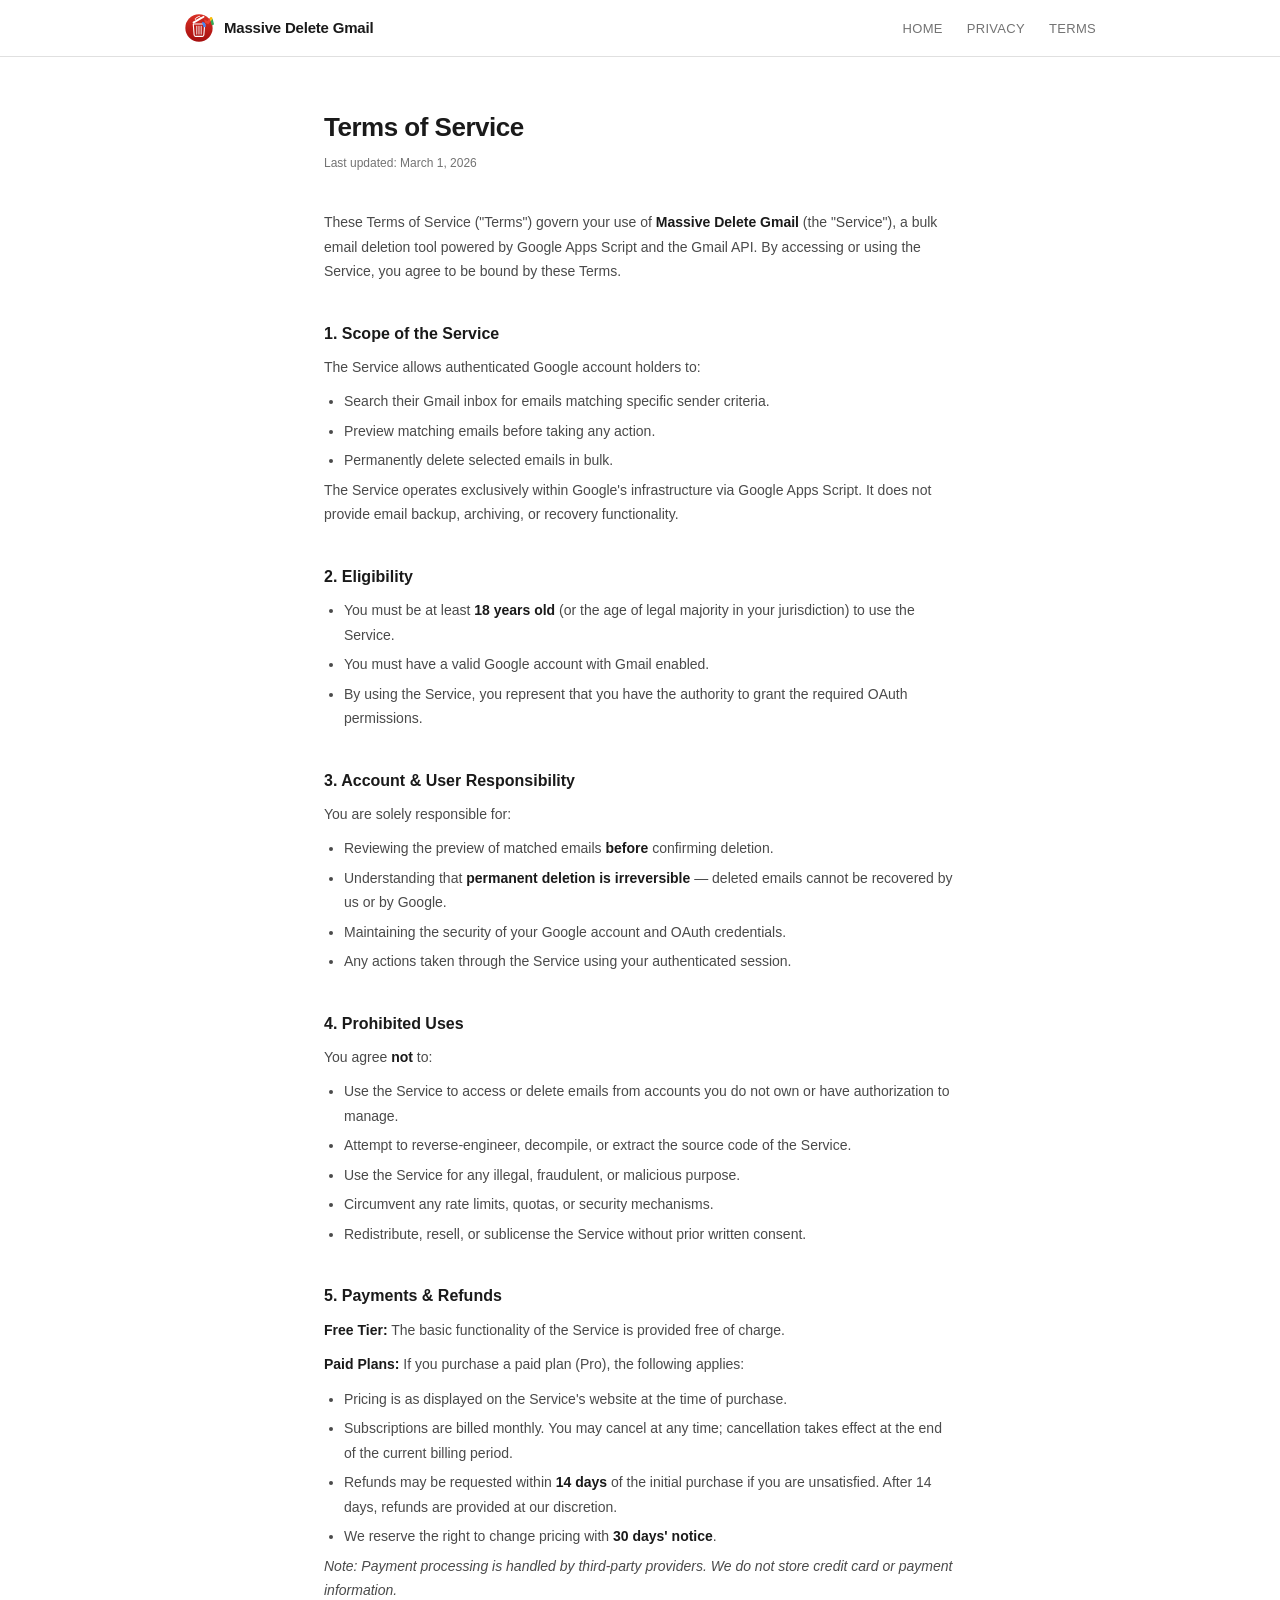
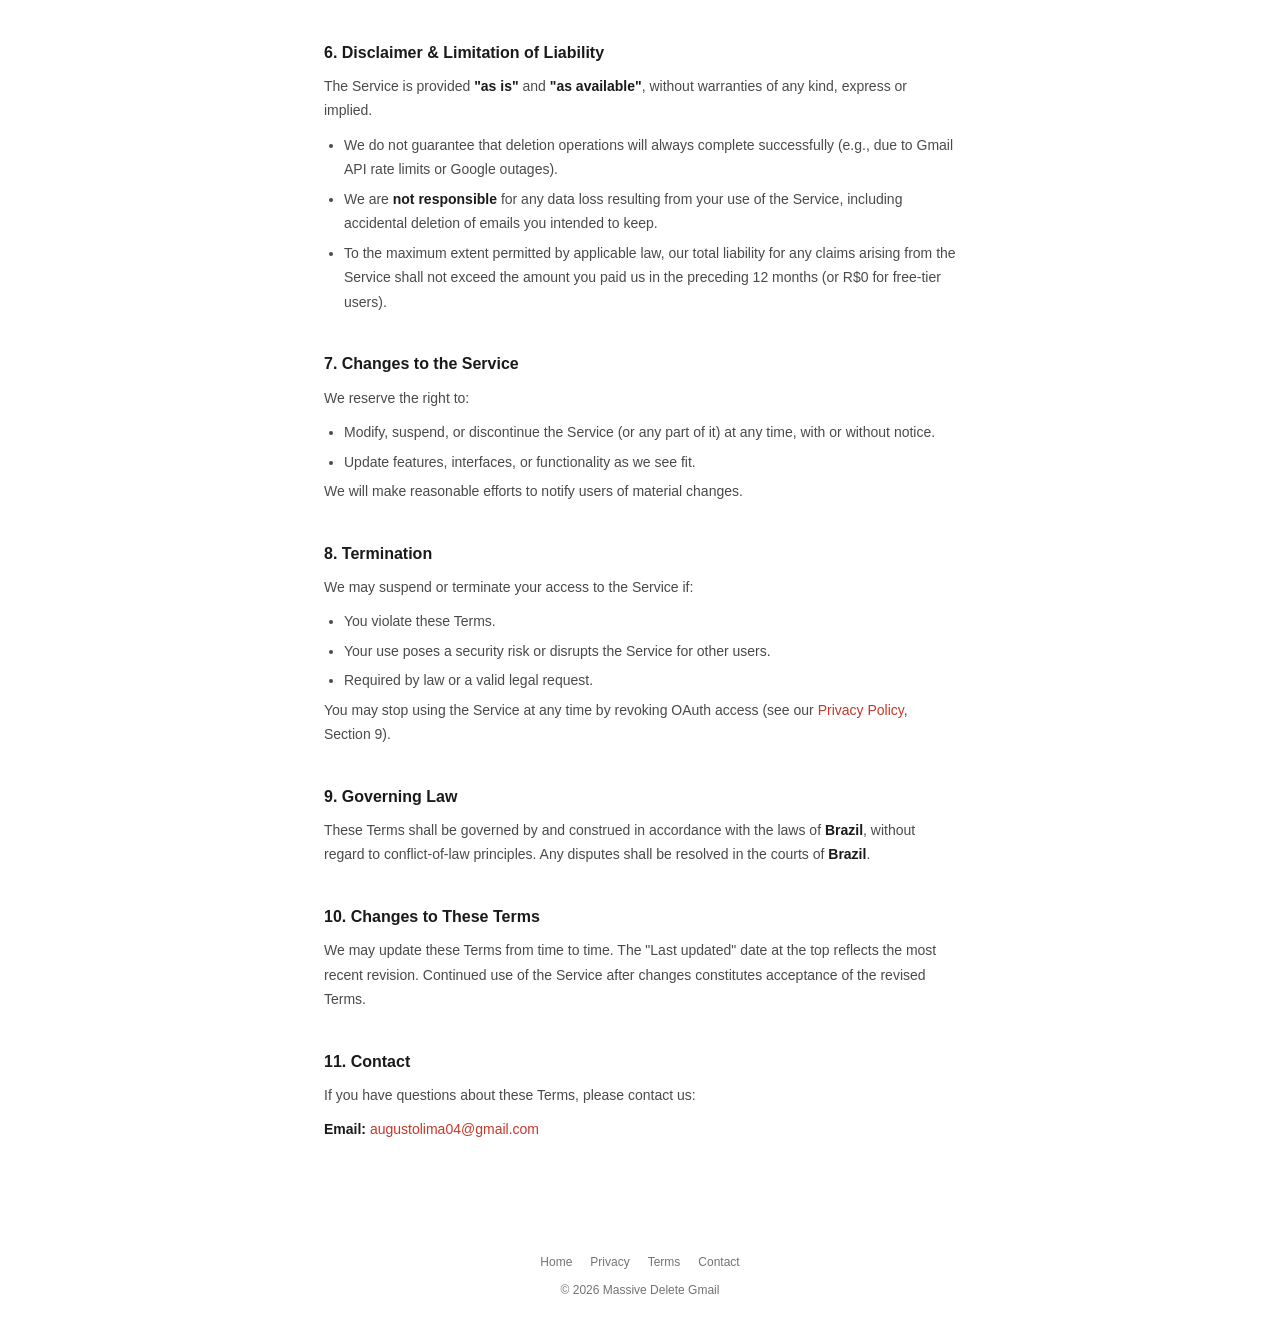
<file: terms.html>
<!DOCTYPE html>
<html lang="en">
<head>
  <meta charset="UTF-8">
  <meta name="viewport" content="width=device-width, initial-scale=1.0, maximum-scale=5, viewport-fit=cover">
  <title>Terms of Service — Massive Delete Gmail</title>
  <meta name="description" content="Terms of Service for Massive Delete Gmail. Read the conditions for using our bulk email deletion tool.">
  <meta name="robots" content="index, follow">
  <link rel="icon" href="favicon.svg" type="image/svg+xml">
  <link rel="stylesheet" href="styles.css">
  <script async src="https://pagead2.googlesyndication.com/pagead/js/adsbygoogle.js?client=ca-pub-3567117914117424"
     crossorigin="anonymous"></script>
</head>
<body>

<nav class="nav">
  <div class="nav__inner">
    <a href="index.html" class="nav__brand">
      <img src="logo_official.svg" alt="Logo" width="30" height="30">
      Massive Delete Gmail
    </a>
    <button class="nav__toggle" onclick="document.querySelector('.nav__links').classList.toggle('open')" aria-label="Menu">
      <span></span><span></span><span></span>
    </button>
    <ul class="nav__links">
      <li><a href="index.html" data-i18n="navHome">Home</a></li>
      <li><a href="privacy.html" data-i18n="navPrivacy">Privacy</a></li>
      <li><a href="terms.html" data-i18n="navTerms">Terms</a></li>
    </ul>
  </div>
</nav>

<!-- ══ ENGLISH ══ -->
<main class="legal" data-lang="en">
  <h1>Terms of Service</h1>
  <p class="updated">Last updated: March 1, 2026</p>

  <p>These Terms of Service ("Terms") govern your use of <strong>Massive Delete Gmail</strong> (the "Service"), a bulk email deletion tool powered by Google Apps Script and the Gmail API. By accessing or using the Service, you agree to be bound by these Terms.</p>

  <h2>1. Scope of the Service</h2>
  <p>The Service allows authenticated Google account holders to:</p>
  <ul>
    <li>Search their Gmail inbox for emails matching specific sender criteria.</li>
    <li>Preview matching emails before taking any action.</li>
    <li>Permanently delete selected emails in bulk.</li>
  </ul>
  <p>The Service operates exclusively within Google's infrastructure via Google Apps Script. It does not provide email backup, archiving, or recovery functionality.</p>

  <h2>2. Eligibility</h2>
  <ul>
    <li>You must be at least <strong>18 years old</strong> (or the age of legal majority in your jurisdiction) to use the Service.</li>
    <li>You must have a valid Google account with Gmail enabled.</li>
    <li>By using the Service, you represent that you have the authority to grant the required OAuth permissions.</li>
  </ul>

  <h2>3. Account &amp; User Responsibility</h2>
  <p>You are solely responsible for:</p>
  <ul>
    <li>Reviewing the preview of matched emails <strong>before</strong> confirming deletion.</li>
    <li>Understanding that <strong>permanent deletion is irreversible</strong> — deleted emails cannot be recovered by us or by Google.</li>
    <li>Maintaining the security of your Google account and OAuth credentials.</li>
    <li>Any actions taken through the Service using your authenticated session.</li>
  </ul>

  <h2>4. Prohibited Uses</h2>
  <p>You agree <strong>not</strong> to:</p>
  <ul>
    <li>Use the Service to access or delete emails from accounts you do not own or have authorization to manage.</li>
    <li>Attempt to reverse-engineer, decompile, or extract the source code of the Service.</li>
    <li>Use the Service for any illegal, fraudulent, or malicious purpose.</li>
    <li>Circumvent any rate limits, quotas, or security mechanisms.</li>
    <li>Redistribute, resell, or sublicense the Service without prior written consent.</li>
  </ul>

  <h2>5. Payments &amp; Refunds</h2>
  <p><strong>Free Tier:</strong> The basic functionality of the Service is provided free of charge.</p>
  <p><strong>Paid Plans:</strong> If you purchase a paid plan (Pro), the following applies:</p>
  <ul>
    <li>Pricing is as displayed on the Service's website at the time of purchase.</li>
    <li>Subscriptions are billed monthly. You may cancel at any time; cancellation takes effect at the end of the current billing period.</li>
    <li>Refunds may be requested within <strong>14 days</strong> of the initial purchase if you are unsatisfied. After 14 days, refunds are provided at our discretion.</li>
    <li>We reserve the right to change pricing with <strong>30 days' notice</strong>.</li>
  </ul>
  <p><em>Note: Payment processing is handled by third-party providers. We do not store credit card or payment information.</em></p>

  <h2>6. Disclaimer &amp; Limitation of Liability</h2>
  <p>The Service is provided <strong>"as is"</strong> and <strong>"as available"</strong>, without warranties of any kind, express or implied.</p>
  <ul>
    <li>We do not guarantee that deletion operations will always complete successfully (e.g., due to Gmail API rate limits or Google outages).</li>
    <li>We are <strong>not responsible</strong> for any data loss resulting from your use of the Service, including accidental deletion of emails you intended to keep.</li>
    <li>To the maximum extent permitted by applicable law, our total liability for any claims arising from the Service shall not exceed the amount you paid us in the preceding 12 months (or R$0 for free-tier users).</li>
  </ul>

  <h2>7. Changes to the Service</h2>
  <p>We reserve the right to:</p>
  <ul>
    <li>Modify, suspend, or discontinue the Service (or any part of it) at any time, with or without notice.</li>
    <li>Update features, interfaces, or functionality as we see fit.</li>
  </ul>
  <p>We will make reasonable efforts to notify users of material changes.</p>

  <h2>8. Termination</h2>
  <p>We may suspend or terminate your access to the Service if:</p>
  <ul>
    <li>You violate these Terms.</li>
    <li>Your use poses a security risk or disrupts the Service for other users.</li>
    <li>Required by law or a valid legal request.</li>
  </ul>
  <p>You may stop using the Service at any time by revoking OAuth access (see our <a href="privacy.html">Privacy Policy</a>, Section 9).</p>

  <h2>9. Governing Law</h2>
  <p>These Terms shall be governed by and construed in accordance with the laws of <strong>Brazil</strong>, without regard to conflict-of-law principles. Any disputes shall be resolved in the courts of <strong>Brazil</strong>.</p>

  <h2>10. Changes to These Terms</h2>
  <p>We may update these Terms from time to time. The "Last updated" date at the top reflects the most recent revision. Continued use of the Service after changes constitutes acceptance of the revised Terms.</p>

  <h2>11. Contact</h2>
  <p>If you have questions about these Terms, please contact us:</p>
  <p><strong>Email:</strong> <a href="mailto:augustolima04@gmail.com">augustolima04@gmail.com</a></p>
</main>

<!-- ══ PORTUGUÊS ══ -->
<main class="legal" data-lang="pt" style="display:none">
  <h1>Termos de Serviço</h1>
  <p class="updated">Última atualização: 1 de março de 2026</p>

  <p>Estes Termos de Serviço ("Termos") regem o uso do <strong>Massive Delete Gmail</strong> (o "Serviço"), uma ferramenta de exclusão em massa de e-mails baseada no Google Apps Script e na Gmail API. Ao acessar ou usar o Serviço, você concorda com estes Termos.</p>

  <h2>1. Escopo do Serviço</h2>
  <p>O Serviço permite que titulares autenticados de contas Google:</p>
  <ul>
    <li>Pesquisem sua caixa de entrada do Gmail por e-mails que correspondam a critérios específicos de remetente.</li>
    <li>Visualizem uma prévia dos e-mails correspondentes antes de qualquer ação.</li>
    <li>Excluam permanentemente e-mails selecionados em massa.</li>
  </ul>
  <p>O Serviço opera exclusivamente dentro da infraestrutura do Google via Google Apps Script. Não fornece funcionalidade de backup, arquivamento ou recuperação de e-mails.</p>

  <h2>2. Elegibilidade</h2>
  <ul>
    <li>Você deve ter pelo menos <strong>18 anos</strong> (ou a maioridade legal na sua jurisdição) para usar o Serviço.</li>
    <li>Você deve ter uma conta Google válida com o Gmail ativado.</li>
    <li>Ao usar o Serviço, você declara que tem autoridade para conceder as permissões OAuth necessárias.</li>
  </ul>

  <h2>3. Responsabilidade da Conta e do Usuário</h2>
  <p>Você é o único responsável por:</p>
  <ul>
    <li>Revisar a prévia dos e-mails correspondentes <strong>antes</strong> de confirmar a exclusão.</li>
    <li>Entender que a <strong>exclusão permanente é irreversível</strong> — e-mails excluídos não podem ser recuperados por nós ou pelo Google.</li>
    <li>Manter a segurança da sua conta Google e credenciais OAuth.</li>
    <li>Quaisquer ações tomadas através do Serviço usando sua sessão autenticada.</li>
  </ul>

  <h2>4. Usos Proibidos</h2>
  <p>Você concorda em <strong>não</strong>:</p>
  <ul>
    <li>Usar o Serviço para acessar ou excluir e-mails de contas que você não possui ou não tem autorização para gerenciar.</li>
    <li>Tentar fazer engenharia reversa, descompilar ou extrair o código-fonte do Serviço.</li>
    <li>Usar o Serviço para qualquer finalidade ilegal, fraudulenta ou maliciosa.</li>
    <li>Contornar quaisquer limites de taxa, cotas ou mecanismos de segurança.</li>
    <li>Redistribuir, revender ou sublicenciar o Serviço sem consentimento prévio por escrito.</li>
  </ul>

  <h2>5. Pagamentos e Reembolsos</h2>
  <p><strong>Plano Gratuito:</strong> A funcionalidade básica do Serviço é fornecida gratuitamente.</p>
  <p><strong>Planos Pagos:</strong> Se você adquirir um plano pago (Pro), o seguinte se aplica:</p>
  <ul>
    <li>Os preços são conforme exibidos no site do Serviço no momento da compra.</li>
    <li>Assinaturas são cobradas mensalmente. Você pode cancelar a qualquer momento; o cancelamento entra em vigor no final do período de cobrança atual.</li>
    <li>Reembolsos podem ser solicitados dentro de <strong>14 dias</strong> da compra inicial se você não estiver satisfeito. Após 14 dias, os reembolsos ficam a nosso critério.</li>
    <li>Reservamo-nos o direito de alterar os preços com <strong>30 dias de aviso prévio</strong>.</li>
  </ul>
  <p><em>Nota: O processamento de pagamentos é realizado por provedores terceirizados. Não armazenamos dados de cartão de crédito ou informações de pagamento.</em></p>

  <h2>6. Isenção de Responsabilidade e Limitação de Responsabilidade</h2>
  <p>O Serviço é fornecido <strong>"como está"</strong> e <strong>"conforme disponível"</strong>, sem garantias de qualquer tipo, expressas ou implícitas.</p>
  <ul>
    <li>Não garantimos que as operações de exclusão sempre serão concluídas com sucesso (ex.: devido a limites de taxa da Gmail API ou indisponibilidade do Google).</li>
    <li><strong>Não somos responsáveis</strong> por qualquer perda de dados resultante do uso do Serviço, incluindo exclusão acidental de e-mails que você pretendia manter.</li>
    <li>Na extensão máxima permitida pela lei aplicável, nossa responsabilidade total por quaisquer reclamações decorrentes do Serviço não excederá o valor que você nos pagou nos 12 meses anteriores (ou R$0 para usuários do plano gratuito).</li>
  </ul>

  <h2>7. Alterações no Serviço</h2>
  <p>Reservamo-nos o direito de:</p>
  <ul>
    <li>Modificar, suspender ou descontinuar o Serviço (ou qualquer parte dele) a qualquer momento, com ou sem aviso prévio.</li>
    <li>Atualizar recursos, interfaces ou funcionalidades conforme julgarmos adequado.</li>
  </ul>
  <p>Faremos esforços razoáveis para notificar os usuários sobre alterações significativas.</p>

  <h2>8. Rescisão</h2>
  <p>Podemos suspender ou encerrar seu acesso ao Serviço se:</p>
  <ul>
    <li>Você violar estes Termos.</li>
    <li>Seu uso representar um risco de segurança ou perturbar o Serviço para outros usuários.</li>
    <li>Exigido por lei ou solicitação legal válida.</li>
  </ul>
  <p>Você pode parar de usar o Serviço a qualquer momento revogando o acesso OAuth (veja nossa <a href="privacy.html">Política de Privacidade</a>, Seção 9).</p>

  <h2>9. Lei Aplicável</h2>
  <p>Estes Termos serão regidos e interpretados de acordo com as leis do <strong>Brasil</strong>, sem considerar princípios de conflitos de leis. Quaisquer disputas serão resolvidas nos tribunais do <strong>Brasil</strong>.</p>

  <h2>10. Alterações nestes Termos</h2>
  <p>Podemos atualizar estes Termos periodicamente. A data de "Última atualização" no topo reflete a revisão mais recente. O uso continuado do Serviço após as alterações constitui aceitação dos Termos revisados.</p>

  <h2>11. Contato</h2>
  <p>Se você tiver perguntas sobre estes Termos, entre em contato:</p>
  <p><strong>E-mail:</strong> <a href="mailto:augustolima04@gmail.com">augustolima04@gmail.com</a></p>
</main>

<!-- ══ ESPAÑOL ══ -->
<main class="legal" data-lang="es" style="display:none">
  <h1>Términos de Servicio</h1>
  <p class="updated">Última actualización: 1 de marzo de 2026</p>

  <p>Estos Términos de Servicio ("Términos") rigen el uso de <strong>Massive Delete Gmail</strong> (el "Servicio"), una herramienta de eliminación masiva de correos electrónicos basada en Google Apps Script y la Gmail API. Al acceder o usar el Servicio, usted acepta estos Términos.</p>

  <h2>1. Alcance del Servicio</h2>
  <p>El Servicio permite a titulares autenticados de cuentas de Google:</p>
  <ul>
    <li>Buscar en su bandeja de entrada de Gmail correos que coincidan con criterios específicos de remitente.</li>
    <li>Previsualizar correos coincidentes antes de tomar cualquier acción.</li>
    <li>Eliminar permanentemente correos seleccionados de forma masiva.</li>
  </ul>
  <p>El Servicio opera exclusivamente dentro de la infraestructura de Google a través de Google Apps Script. No proporciona funcionalidad de respaldo, archivo o recuperación de correos.</p>

  <h2>2. Elegibilidad</h2>
  <ul>
    <li>Debe tener al menos <strong>18 años</strong> (o la mayoría de edad legal en su jurisdicción) para usar el Servicio.</li>
    <li>Debe tener una cuenta de Google válida con Gmail habilitado.</li>
    <li>Al usar el Servicio, usted declara que tiene la autoridad para otorgar los permisos OAuth requeridos.</li>
  </ul>

  <h2>3. Responsabilidad de la Cuenta y del Usuario</h2>
  <p>Usted es el único responsable de:</p>
  <ul>
    <li>Revisar la vista previa de correos coincidentes <strong>antes</strong> de confirmar la eliminación.</li>
    <li>Entender que la <strong>eliminación permanente es irreversible</strong> — los correos eliminados no pueden ser recuperados por nosotros ni por Google.</li>
    <li>Mantener la seguridad de su cuenta de Google y credenciales OAuth.</li>
    <li>Cualquier acción realizada a través del Servicio usando su sesión autenticada.</li>
  </ul>

  <h2>4. Usos Prohibidos</h2>
  <p>Usted se compromete a <strong>no</strong>:</p>
  <ul>
    <li>Usar el Servicio para acceder o eliminar correos de cuentas que no le pertenecen o para las que no tiene autorización.</li>
    <li>Intentar realizar ingeniería inversa, descompilar o extraer el código fuente del Servicio.</li>
    <li>Usar el Servicio para cualquier propósito ilegal, fraudulento o malicioso.</li>
    <li>Eludir cualquier límite de velocidad, cuota o mecanismo de seguridad.</li>
    <li>Redistribuir, revender o sublicenciar el Servicio sin consentimiento previo por escrito.</li>
  </ul>

  <h2>5. Pagos y Reembolsos</h2>
  <p><strong>Plan Gratuito:</strong> La funcionalidad básica del Servicio se proporciona de forma gratuita.</p>
  <p><strong>Planes de Pago:</strong> Si adquiere un plan de pago (Pro), se aplica lo siguiente:</p>
  <ul>
    <li>Los precios son según se muestran en el sitio web del Servicio en el momento de la compra.</li>
    <li>Las suscripciones se facturan mensualmente. Puede cancelar en cualquier momento; la cancelación entra en vigor al final del período de facturación actual.</li>
    <li>Los reembolsos pueden solicitarse dentro de los <strong>14 días</strong> de la compra inicial si no está satisfecho. Después de 14 días, los reembolsos quedan a nuestra discreción.</li>
    <li>Nos reservamos el derecho de cambiar los precios con <strong>30 días de aviso</strong>.</li>
  </ul>
  <p><em>Nota: El procesamiento de pagos es manejado por proveedores terceros. No almacenamos datos de tarjetas de crédito o información de pago.</em></p>

  <h2>6. Descargo de Responsabilidad y Limitación de Responsabilidad</h2>
  <p>El Servicio se proporciona <strong>"tal cual"</strong> y <strong>"según disponibilidad"</strong>, sin garantías de ningún tipo, expresas o implícitas.</p>
  <ul>
    <li>No garantizamos que las operaciones de eliminación siempre se completen con éxito (ej.: debido a límites de la Gmail API o interrupciones de Google).</li>
    <li><strong>No somos responsables</strong> de ninguna pérdida de datos resultante de su uso del Servicio, incluyendo la eliminación accidental de correos que pretendía conservar.</li>
    <li>En la máxima medida permitida por la ley aplicable, nuestra responsabilidad total por cualquier reclamación derivada del Servicio no excederá el monto que nos pagó en los 12 meses anteriores (o R$0 para usuarios del plan gratuito).</li>
  </ul>

  <h2>7. Cambios en el Servicio</h2>
  <p>Nos reservamos el derecho de:</p>
  <ul>
    <li>Modificar, suspender o discontinuar el Servicio (o cualquier parte) en cualquier momento, con o sin aviso.</li>
    <li>Actualizar funciones, interfaces o funcionalidades según consideremos apropiado.</li>
  </ul>
  <p>Haremos esfuerzos razonables para notificar a los usuarios sobre cambios significativos.</p>

  <h2>8. Terminación</h2>
  <p>Podemos suspender o terminar su acceso al Servicio si:</p>
  <ul>
    <li>Viola estos Términos.</li>
    <li>Su uso representa un riesgo de seguridad o interrumpe el Servicio para otros usuarios.</li>
    <li>Lo requiere la ley o una solicitud legal válida.</li>
  </ul>
  <p>Puede dejar de usar el Servicio en cualquier momento revocando el acceso OAuth (ver nuestra <a href="privacy.html">Política de Privacidad</a>, Sección 9).</p>

  <h2>9. Ley Aplicable</h2>
  <p>Estos Términos se regirán e interpretarán de acuerdo con las leyes de <strong>Brasil</strong>, sin considerar principios de conflictos de leyes. Cualquier disputa se resolverá en los tribunales de <strong>Brasil</strong>.</p>

  <h2>10. Cambios en estos Términos</h2>
  <p>Podemos actualizar estos Términos periódicamente. La fecha de "Última actualización" en la parte superior refleja la revisión más reciente. El uso continuado del Servicio después de los cambios constituye aceptación de los Términos revisados.</p>

  <h2>11. Contacto</h2>
  <p>Si tiene preguntas sobre estos Términos, contáctenos:</p>
  <p><strong>Correo:</strong> <a href="mailto:augustolima04@gmail.com">augustolima04@gmail.com</a></p>
</main>

<footer class="footer">
  <div class="footer__row">
    <a href="index.html" data-i18n="navHome">Home</a>
    <a href="privacy.html" data-i18n="navPrivacy">Privacy</a>
    <a href="terms.html" data-i18n="navTerms">Terms</a>
    <a href="mailto:augustolima04@gmail.com" data-i18n="navContact">Contact</a>
  </div>
  <p>&copy; 2026 Massive Delete Gmail</p>
</footer>

<script src="i18n-legal.js"></script>
</body>
</html>
</file>
<file: styles.css>
/* ═══════════════════════════════════════════════════════════════
   styles.css — maildelete.com.br
   ═══════════════════════════════════════════════════════════════ */

*, *::before, *::after { box-sizing: border-box; margin: 0; padding: 0; }

:root {
  --ink:       #1a1a1a;
  --ink-soft:  #4a4a4a;
  --ink-muted: #737373;
  --surface:   #fafafa;
  --surface-2: #f2f2f2;
  --border:    #e0e0e0;
  --border-lt: #ebebeb;
  --white:     #fff;
  --accent:    #c0392b;
  --accent-dk: #922b21;
  --accent-bg: #fdf0ef;
  --green:     #27ae60;
  --blue:      #2980b9;
  --max-w:     960px;
  --font: -apple-system, BlinkMacSystemFont, 'Segoe UI', Roboto, Oxygen, Ubuntu, sans-serif;
  --mono: 'SF Mono', 'Fira Code', 'Consolas', monospace;
}

html { scroll-behavior: smooth; }
body {
  font-family: var(--font);
  color: var(--ink);
  background: var(--white);
  line-height: 1.7;
  font-size: 16px;
  -webkit-font-smoothing: antialiased;
}
a { color: var(--accent); text-decoration: none; }
a:hover { text-decoration: underline; }
img, svg { display: block; max-width: 100%; }

/* ── Nav ── */
.nav {
  position: sticky; top: 0; z-index: 50;
  background: var(--white);
  border-bottom: 1px solid var(--border);
}
.nav__inner {
  max-width: var(--max-w);
  margin: 0 auto;
  display: flex; align-items: center; justify-content: space-between;
  padding: 0 24px; height: 56px;
}
.nav__brand {
  display: flex; align-items: center; gap: 10px;
  font-weight: 700; font-size: 15px;
  color: var(--ink); text-decoration: none;
  letter-spacing: -0.2px;
}
.nav__brand:hover { text-decoration: none; color: var(--accent); }
.nav__brand img { width: 30px; height: 30px; }
.nav__links { display: flex; gap: 24px; list-style: none; }
.nav__links a {
  font-size: 13px; font-weight: 500; color: var(--ink-muted);
  text-decoration: none; letter-spacing: 0.3px; text-transform: uppercase;
}
.nav__links a:hover { color: var(--ink); text-decoration: none; }

.nav__toggle {
  display: none; background: none; border: none; cursor: pointer; padding: 10px;
  min-width: 44px; min-height: 44px;
  display: none; align-items: center; justify-content: center;
}
.nav__toggle span {
  display: block; width: 20px; height: 2px;
  background: var(--ink-soft); margin: 4px 0; border-radius: 1px;
}

@media (max-width: 600px) {
  .nav__toggle { display: block; }
  .nav__links {
    display: none; flex-direction: column;
    position: absolute; top: 56px; left: 0; right: 0;
    background: var(--white); border-bottom: 1px solid var(--border);
    padding: 20px 24px; gap: 14px;
  }
  .nav__links.open { display: flex; }
}

/* ── Hero ── */
.hero {
  max-width: var(--max-w);
  margin: 0 auto;
  padding: 72px 24px 56px;
  display: flex; align-items: center; gap: 48px;
}
.hero__content { flex: 1; }
.hero__badge {
  display: inline-block;
  font-size: 11px; font-weight: 600; letter-spacing: 0.5px;
  text-transform: uppercase;
  color: var(--accent); background: var(--accent-bg);
  padding: 4px 12px; border-radius: 4px; margin-bottom: 20px;
}
.hero__title {
  font-size: 42px; font-weight: 800; line-height: 1.15;
  letter-spacing: -1px; color: var(--ink);
}
.hero__title em {
  font-style: normal;
  color: var(--accent);
  text-decoration: underline;
  text-decoration-color: var(--accent-bg);
  text-underline-offset: 4px;
  text-decoration-thickness: 3px;
}
.hero__desc {
  font-size: 17px; line-height: 1.7; color: var(--ink-soft);
  margin: 20px 0 28px; max-width: 480px;
}
.hero__cta {
  display: inline-block;
  padding: 13px 28px;
  background: var(--ink);
  color: var(--white);
  font-size: 14px; font-weight: 600;
  border-radius: 6px; letter-spacing: 0.2px;
  transition: background 0.15s;
  text-decoration: none;
}
.hero__cta:hover { background: var(--accent); text-decoration: none; }
.hero__cta--alt {
  background: transparent;
  color: var(--ink);
  border: 1.5px solid var(--border);
  margin-left: 8px;
}
.hero__cta--alt:hover { background: var(--bg-tint); color: var(--ink); }
.hero__note {
  display: block; margin-top: 10px;
  font-size: 12px; color: var(--ink-muted);
}
.hero__visual {
  flex-shrink: 0;
  width: 200px; height: 200px;
}
.hero__visual img { width: 100%; height: 100%; object-fit: contain; }

@media (max-width: 700px) {
  .hero { flex-direction: column-reverse; text-align: center; padding: 40px 16px 28px; gap: 24px; }
  .hero__title { font-size: 28px; letter-spacing: -0.5px; }
  .hero__desc { margin: 14px auto 22px; font-size: 15px; max-width: 100%; }
  .hero__visual { width: 120px; height: 120px; }
  .hero__cta { width: 100%; text-align: center; padding: 15px 24px; font-size: 15px; min-height: 48px; display: flex; align-items: center; justify-content: center; }
  .hero__cta--alt { margin-left: 0; margin-top: 10px; }
  .hero__note { font-size: 13px; margin-top: 14px; }
  .hero__badge { font-size: 11px; margin-bottom: 16px; }
}

/* ── Divider ── */
.divider {
  max-width: var(--max-w); margin: 0 auto;
  border: none; border-top: 1px solid var(--border-lt);
}

/* ── Sections ── */
.sect {
  max-width: var(--max-w);
  margin: 0 auto;
  padding: 64px 24px;
}
.sect--tinted { background: var(--surface); }
.sect__label {
  font-size: 11px; font-weight: 700; letter-spacing: 1.5px;
  text-transform: uppercase; color: var(--accent); margin-bottom: 10px;
}
.sect__heading {
  font-size: 28px; font-weight: 700; letter-spacing: -0.5px;
  line-height: 1.25; margin-bottom: 8px;
}
.sect__sub {
  font-size: 15px; color: var(--ink-soft); max-width: 540px;
  margin-bottom: 36px; line-height: 1.7;
}

/* ── Steps ── */
.steps { display: grid; grid-template-columns: repeat(3, 1fr); gap: 1px; background: var(--border-lt); border: 1px solid var(--border-lt); border-radius: 10px; overflow: hidden; }
.step { background: var(--white); padding: 32px 24px; }
.step__num {
  display: inline-flex; align-items: center; justify-content: center;
  width: 32px; height: 32px; border-radius: 50%;
  background: var(--ink); color: var(--white);
  font-size: 13px; font-weight: 700; margin-bottom: 16px;
}
.step__title { font-size: 15px; font-weight: 700; margin-bottom: 6px; }
.step__text { font-size: 13px; color: var(--ink-soft); line-height: 1.65; }
@media (max-width: 600px) { .steps { grid-template-columns: 1fr; } }

/* ── Trust row ── */
.trust {
  display: grid; grid-template-columns: repeat(2, 1fr); gap: 20px;
}
.trust__item {
  padding: 24px;
  border: 1px solid var(--border-lt);
  border-radius: 8px;
  background: var(--white);
}
.trust__icon {
  width: 36px; height: 36px; margin-bottom: 14px;
  display: flex; align-items: center; justify-content: center;
}
.trust__icon svg { width: 24px; height: 24px; }
.trust__title { font-size: 14px; font-weight: 700; margin-bottom: 4px; }
.trust__text { font-size: 13px; color: var(--ink-soft); line-height: 1.6; }
@media (max-width: 600px) { .trust { grid-template-columns: 1fr; } }

/* ── Pricing ── */
.pricing { display: flex; gap: 24px; max-width: 620px; margin: 0 auto; }
.plan {
  flex: 1; padding: 28px 24px;
  border: 1px solid var(--border);
  border-radius: 10px; background: var(--white);
}
.plan--accent { border-color: var(--accent); border-width: 2px; position: relative; }
.plan__tag {
  position: absolute; top: -11px; left: 20px;
  background: var(--accent); color: var(--white);
  font-size: 10px; font-weight: 700; letter-spacing: 0.5px;
  text-transform: uppercase; padding: 3px 10px; border-radius: 3px;
}
.plan__name { font-size: 13px; font-weight: 700; text-transform: uppercase; letter-spacing: 0.5px; color: var(--ink-muted); margin-bottom: 4px; }
.plan__price { font-size: 36px; font-weight: 800; color: var(--ink); letter-spacing: -1px; }
.plan__price span { font-size: 14px; font-weight: 400; color: var(--ink-muted); }
.plan__desc { font-size: 13px; color: var(--ink-muted); margin: 8px 0 20px; line-height: 1.5; }
.plan__list { list-style: none; margin-bottom: 24px; }
.plan__list li {
  font-size: 13px; padding: 5px 0;
  color: var(--ink-soft);
  display: flex; align-items: baseline; gap: 8px;
}
.plan__list li::before {
  content: '—';
  color: var(--ink-muted);
  font-weight: 700;
  flex-shrink: 0;
}
.plan--accent .plan__list li::before {
  content: '';
  display: inline-block;
  width: 14px; height: 14px;
  flex-shrink: 0;
  background: var(--accent);
  -webkit-mask: url("data:image/svg+xml,%3Csvg xmlns='http://www.w3.org/2000/svg' viewBox='0 0 24 24'%3E%3Cpath d='M9 16.17L4.83 12l-1.42 1.41L9 19 21 7l-1.41-1.41L9 16.17z'/%3E%3C/svg%3E") center/contain no-repeat;
  mask: url("data:image/svg+xml,%3Csvg xmlns='http://www.w3.org/2000/svg' viewBox='0 0 24 24'%3E%3Cpath d='M9 16.17L4.83 12l-1.42 1.41L9 19 21 7l-1.41-1.41L9 16.17z'/%3E%3C/svg%3E") center/contain no-repeat;
}
.plan__btn {
  display: block; text-align: center; width: 100%;
  padding: 11px; border-radius: 6px;
  font-size: 13px; font-weight: 600;
  text-decoration: none; transition: all 0.15s;
  border: 1px solid var(--border);
  color: var(--ink-soft); background: var(--white);
}
.plan__btn:hover { border-color: var(--ink); color: var(--ink); text-decoration: none; }
.plan--accent .plan__btn {
  background: var(--accent); border-color: var(--accent); color: var(--white);
}
.plan--accent .plan__btn:hover { background: var(--accent-dk); border-color: var(--accent-dk); }
.plan__note {
  font-size: 11px; line-height: 1.5; color: var(--ink-muted);
  margin-top: 12px; padding: 8px 10px;
  background: #fdf5e6; border-radius: 4px; border: 1px solid #f0e0c0;
}
@media (max-width: 600px) { .pricing { flex-direction: column; } }

/* ── CTA band ── */
.cta-band {
  border-top: 1px solid var(--border-lt);
  border-bottom: 1px solid var(--border-lt);
  background: var(--surface);
  text-align: center;
  padding: 48px 24px;
}
.cta-band__text {
  font-size: 18px; font-weight: 600; color: var(--ink);
  margin-bottom: 6px;
}
.cta-band__sub { font-size: 14px; color: var(--ink-muted); margin-bottom: 20px; }
.cta-band__btn {
  display: inline-block; padding: 12px 32px;
  background: var(--ink); color: var(--white);
  font-size: 13px; font-weight: 600; border-radius: 6px;
  text-decoration: none; transition: background 0.15s;
}
.cta-band__btn:hover { background: var(--accent); text-decoration: none; }

/* ── Footer ── */
.footer {
  padding: 28px 24px;
  text-align: center; font-size: 12px; color: var(--ink-muted);
}
.footer__row { display: flex; justify-content: center; gap: 18px; margin-bottom: 8px; flex-wrap: wrap; }
.footer a { color: var(--ink-muted); text-decoration: none; }
.footer a:hover { color: var(--ink); }

/* ── Legal ── */
.legal { max-width: 680px; margin: 0 auto; padding: 48px 24px 72px; }
.legal h1 { font-size: 26px; font-weight: 800; letter-spacing: -0.5px; margin-bottom: 4px; }
.legal .updated { font-size: 12px; color: var(--ink-muted); margin-bottom: 36px; }
.legal h2 { font-size: 16px; font-weight: 700; margin: 36px 0 8px; }
.legal p, .legal li { font-size: 14px; color: var(--ink-soft); margin-bottom: 10px; line-height: 1.75; }
.legal ul, .legal ol { padding-left: 20px; }
.legal li { margin-bottom: 5px; }
.legal strong { color: var(--ink); font-weight: 600; }
.legal a { color: var(--accent); }
.legal code { background: var(--surface-2); padding: 1px 5px; border-radius: 3px; font-family: var(--mono); font-size: 13px; }

/* ── 404 ── */
.e404 { text-align: center; padding: 100px 24px; }
.e404__num { font-size: 80px; font-weight: 800; color: var(--border); line-height: 1; letter-spacing: -4px; }
.e404__msg { font-size: 16px; color: var(--ink-soft); margin: 16px 0 32px; }
.e404__link {
  display: inline-block; padding: 11px 28px;
  background: var(--ink); color: var(--white);
  font-size: 13px; font-weight: 600; border-radius: 6px;
  text-decoration: none; transition: background 0.15s;
}
.e404__link:hover { background: var(--accent); text-decoration: none; }

@media (max-width: 600px) {
  .sect { padding: 40px 16px; }
  .hero__title { font-size: 26px; }
  .sect__heading { font-size: 22px; }
  .sect__sub { font-size: 14px; margin-bottom: 28px; }
  .legal { padding: 28px 14px 40px; }
  .legal h1 { font-size: 22px; }
  .legal h2 { font-size: 15px; }
  .legal p, .legal li { font-size: 14px; }

  /* Nav — touch-friendly links */
  .nav__links a { font-size: 15px; padding: 8px 0; min-height: 44px; display: flex; align-items: center; }

  /* Steps */
  .step { padding: 24px 18px; }
  .step__title { font-size: 15px; }
  .step__text { font-size: 14px; }

  /* Trust */
  .trust__item { padding: 18px 16px; }
  .trust__title { font-size: 14px; }
  .trust__text { font-size: 13px; }

  /* Pricing */
  .plan { padding: 24px 18px; }
  .plan__price { font-size: 32px; }
  .plan__desc { font-size: 14px; }
  .plan__list li { font-size: 14px; }
  .plan__btn { padding: 14px; font-size: 15px; min-height: 48px; display: flex; align-items: center; justify-content: center; }
  .plan__note { font-size: 12px; }

  /* CTA band */
  .cta-band { padding: 36px 16px; }
  .cta-band__text { font-size: 17px; }
  .cta-band__sub { font-size: 13px; }
  .cta-band__btn { padding: 14px 28px; font-size: 14px; min-height: 48px; display: inline-flex; align-items: center; }

  /* Footer */
  .footer { padding: 24px 16px; }
  .footer__row { gap: 14px; }
  .footer a { font-size: 13px; padding: 4px 0; }

  /* 404 */
  .e404 { padding: 60px 16px; }
  .e404__num { font-size: 60px; }
  .e404__link { min-height: 48px; display: inline-flex; align-items: center; }
}

/* Very small screens (320px-375px) */
@media (max-width: 380px) {
  .hero { padding: 32px 12px 24px; }
  .hero__title { font-size: 24px; }
  .hero__desc { font-size: 14px; }
  .sect { padding: 32px 12px; }
  .sect__heading { font-size: 20px; }
  .plan__price { font-size: 28px; }
  .nav__inner { padding: 0 14px; }
  .nav__brand { font-size: 14px; gap: 8px; }
}

/* Prevent iOS zoom on input focus */
@media (max-width: 768px) {
  input, textarea, select, button { font-size: 16px; }
}
</file>
